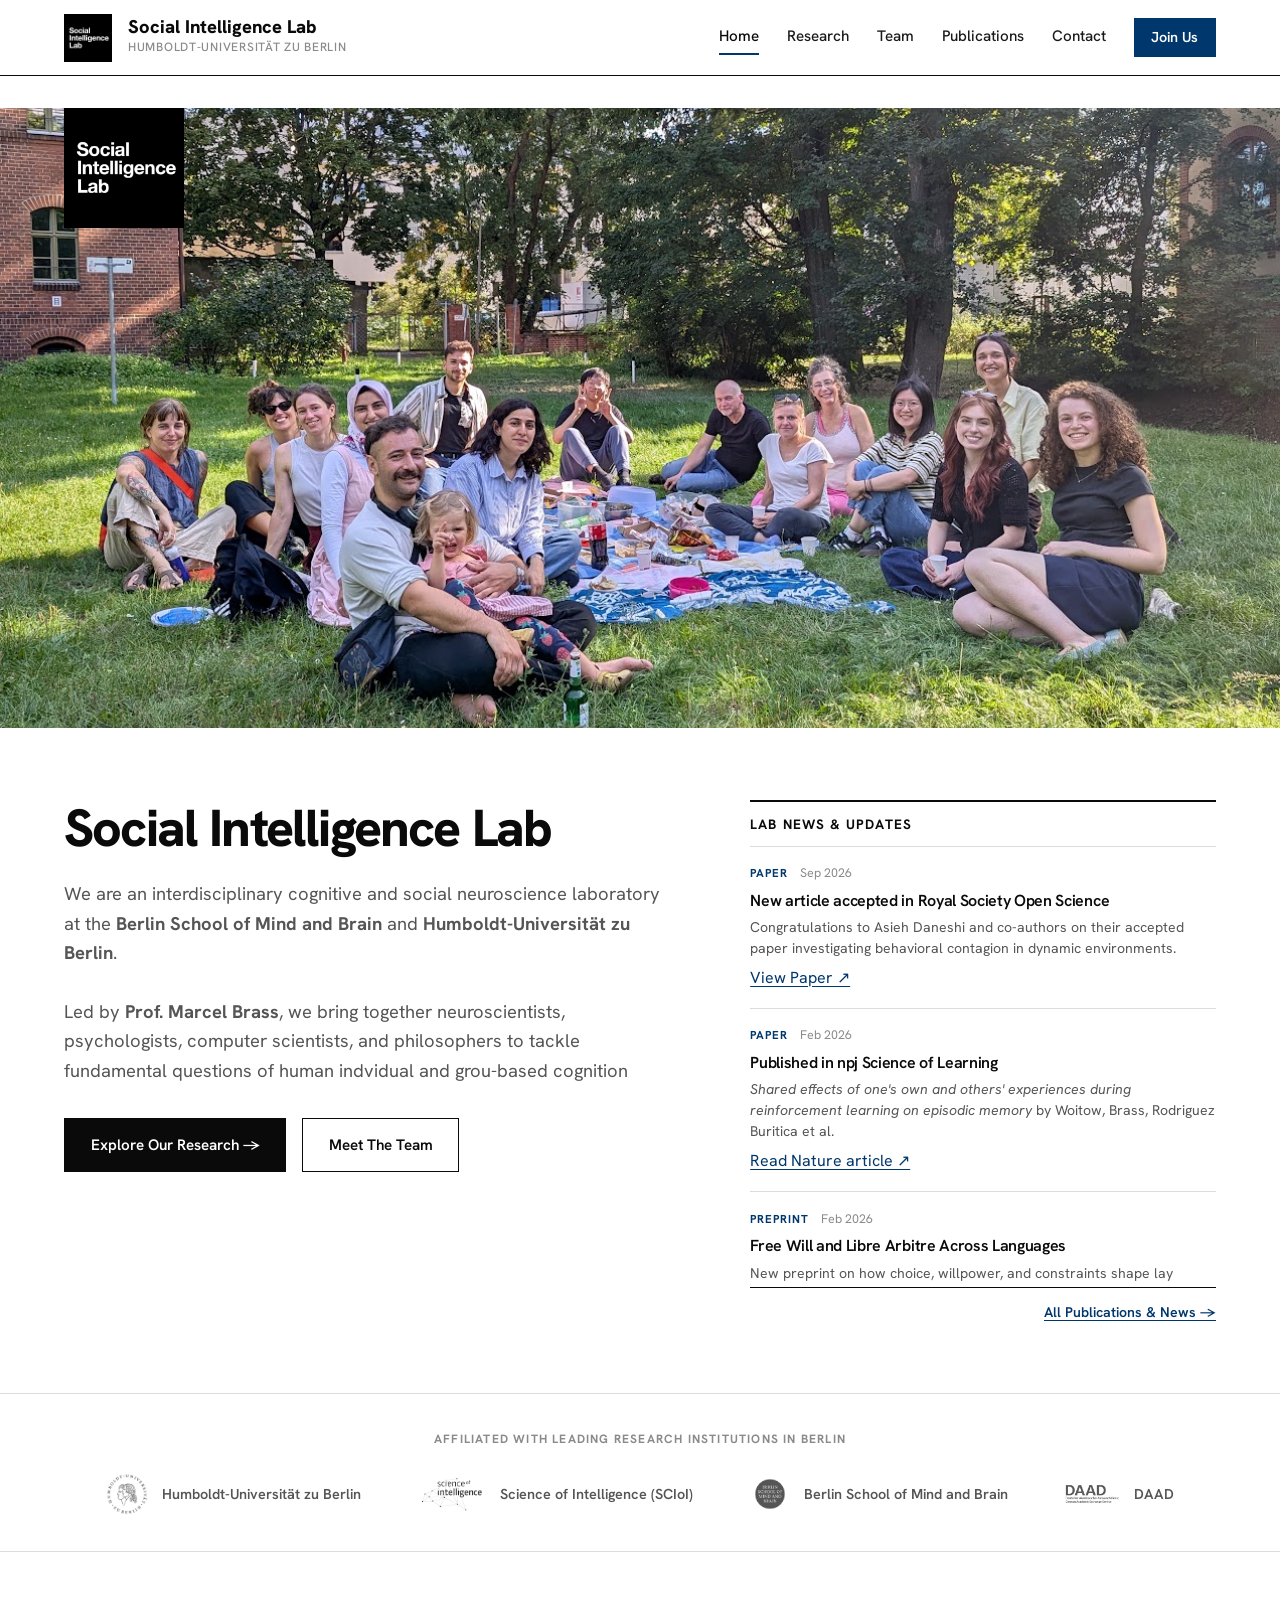
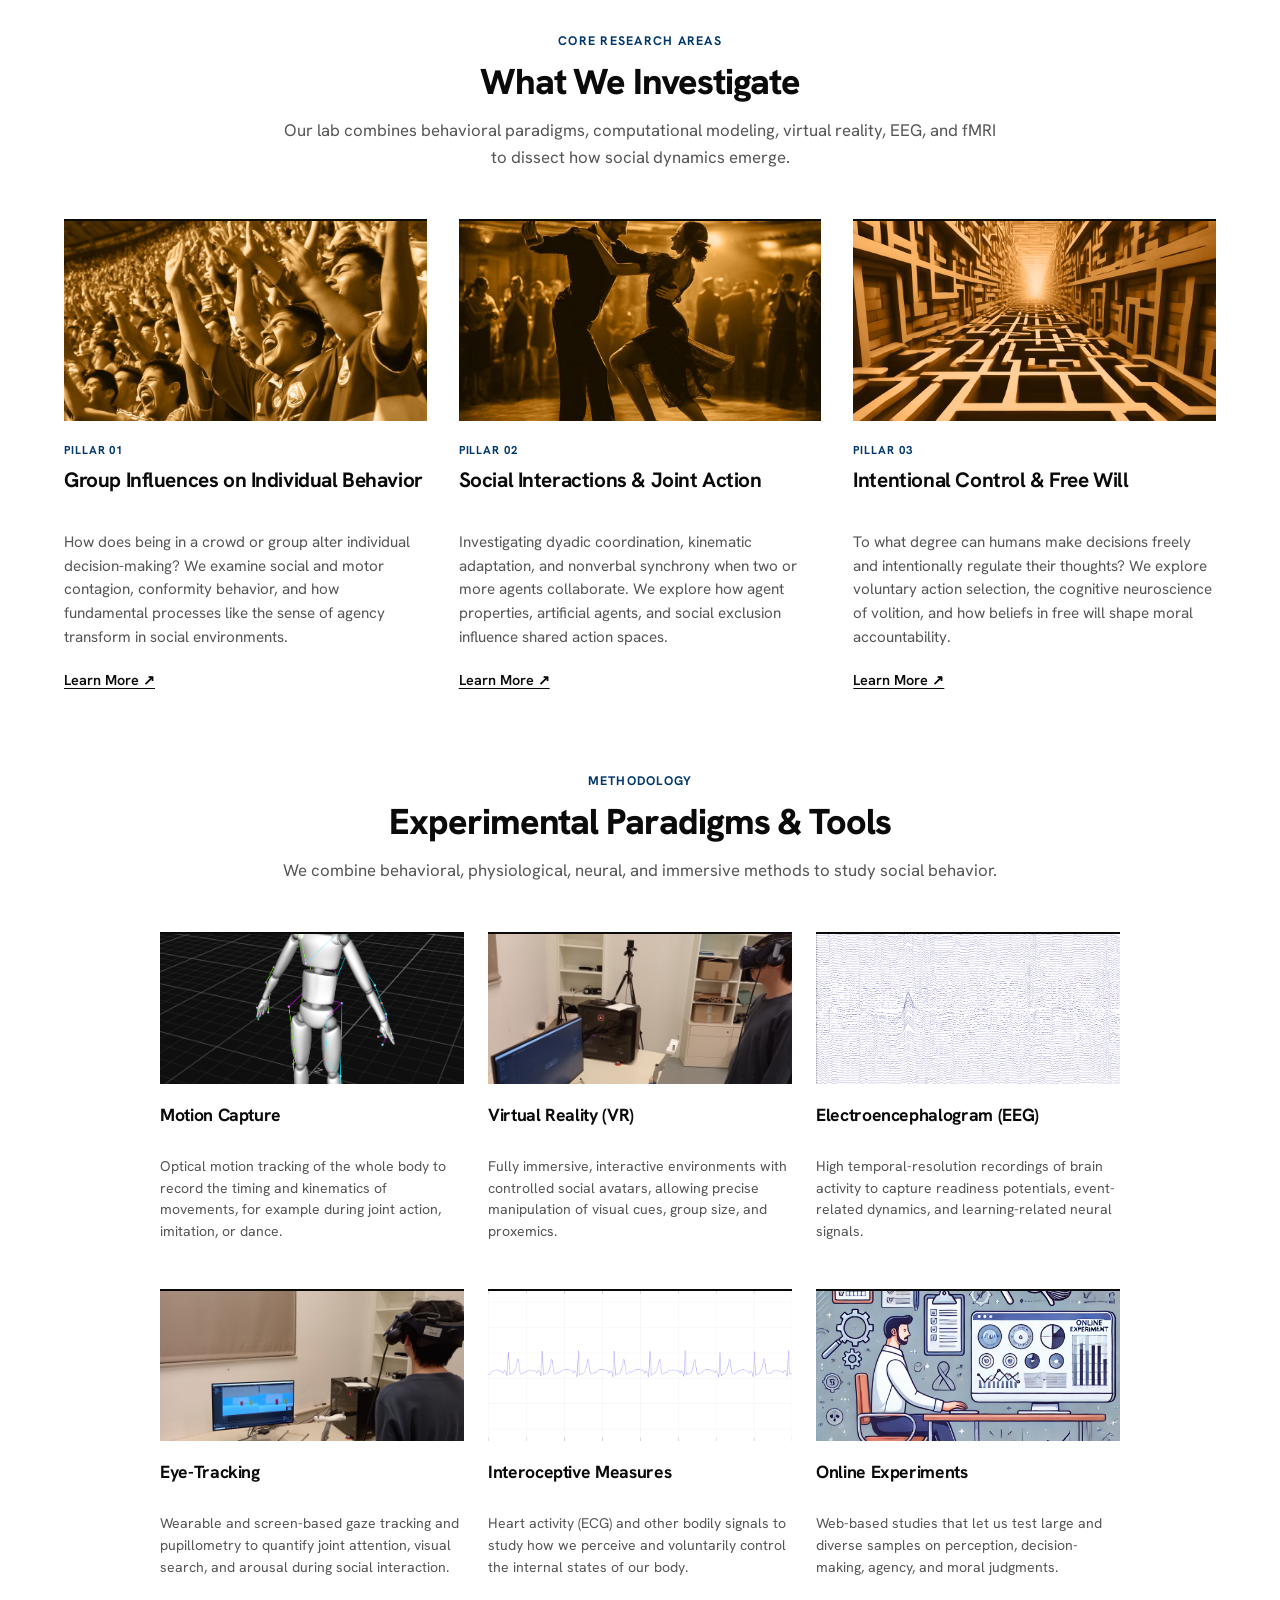
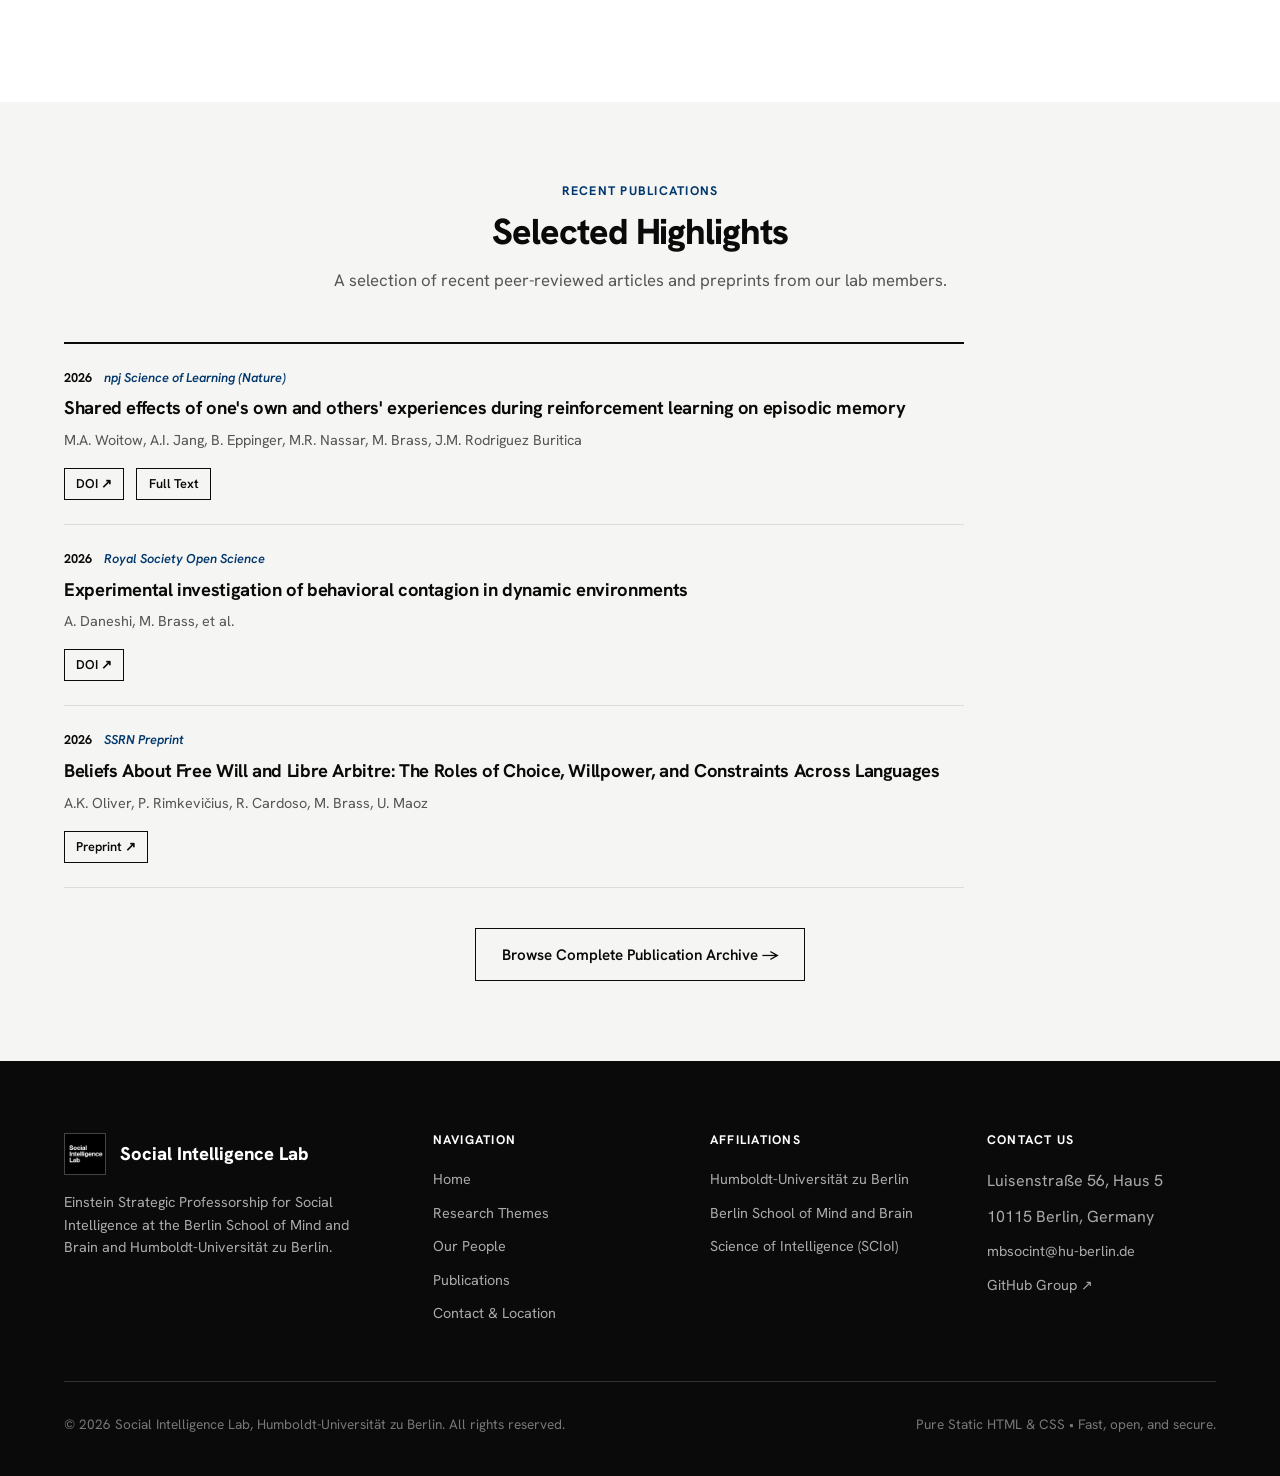
<file: index.html>
<!DOCTYPE html>
<html lang="en">

<head>
  <meta charset="UTF-8" />
  <meta name="viewport" content="width=device-width, initial-scale=1.0" />
  <title>Social Intelligence Lab | Humboldt-Universität zu Berlin</title>
  <meta name="description"
    content="Social Intelligence Lab, Einstein Professorship led by Prof. Marcel Brass at the Berlin School of Mind and Brain and Humboldt-Universität zu Berlin. Investigating the neuro-cognitive mechanisms of social behavior, collective dynamics, and intentional control." />

  <!-- Preconnect to Google Fonts -->
  <link rel="preconnect" href="https://fonts.googleapis.com" />
  <link rel="preconnect" href="https://fonts.gstatic.com" crossorigin />
  <link
    href="https://fonts.googleapis.com/css2?family=Hanken+Grotesk:ital,wght@0,400;0,500;0,600;0,700;0,800;1,400&display=swap"
    rel="stylesheet" />

  <!-- Stylesheet -->
  <link rel="stylesheet" href="assets/css/style.css" />
  <link rel="icon" type="image/png" href="assets/images/logo.png" />
</head>

<body>

  <!-- 2. STICKY HEADER & NAVIGATION -->
  <header class="site-header">
    <div class="container nav-container">
      <a href="index.html" class="brand-link">
        <img src="assets/images/logo.png" alt="Social Intelligence Lab Logo" class="brand-logo" />
        <div class="brand-text">
          <span class="brand-title">Social Intelligence Lab</span>
          <span class="brand-subtitle">Humboldt-Universität zu Berlin</span>
        </div>
      </a>

      <!-- Mobile Hamburger Button -->
      <button class="mobile-toggle" aria-label="Toggle navigation menu" aria-expanded="false">
        Menu
      </button>

      <!-- Navigation Links -->
      <nav class="nav-menu" aria-label="Main Navigation">
        <a href="index.html" class="nav-link active">Home</a>
        <a href="research.html" class="nav-link">Research</a>
        <a href="team.html" class="nav-link">Team</a>
        <a href="publications.html" class="nav-link">Publications</a>
        <a href="contact.html" class="nav-link">Contact</a>
        <a href="contact.html#join" class="nav-cta">Join Us</a>
      </nav>
    </div>
  </header>

  <!-- 3. HERO SECTION (SPLIT 60% / 40%) -->
  <main id="main-content">
    <!-- LAB PHOTO BANNER (to change the photo, edit .photo-hero in style.css) -->
    <section class="photo-hero" aria-label="The Social Intelligence Lab team">
      <div class="container">
        <img src="assets/images/logo.png" alt="Social Intelligence Lab" class="photo-hero-logo" />
      </div>
    </section>

    <section class="hero-section">
      <div class="container hero-grid">

        <!-- Left Column: Vision & Identity -->
        <div class="hero-content">
          <h1 class="hero-title">
            Social Intelligence Lab
          </h1>
          <p class="hero-description">
            We are an interdisciplinary cognitive and social neuroscience laboratory at the
            <strong>Berlin School of Mind and Brain</strong> and <strong>Humboldt-Universität zu Berlin</strong>.
            <br><br>
            Led by <strong>Prof. Marcel Brass</strong>, we bring together neuroscientists,
            psychologists, computer scientists, and philosophers to tackle fundamental questions of human indvidual and
            grou-based cognition
          </p>
          <div class="hero-actions">
            <a href="research.html" class="btn btn-primary">Explore Our Research →</a>
            <a href="team.html" class="btn btn-secondary">Meet The Team</a>
          </div>
        </div>

        <!-- Right Column: Hero Live News Feed -->
        <aside class="hero-news-box" aria-label="Latest Lab Updates">
          <div class="news-box-header">
            <h3>Lab News & Updates</h3>
          </div>

          <div class="news-box-list">
            <!-- News Item 1 -->
            <article class="news-item">
              <div class="news-meta">
                <span class="news-tag tag-paper">Paper</span>
                <time class="news-date" datetime="2026-09">Sep 2026</time>
              </div>
              <h4 class="news-headline">New article accepted in Royal Society Open Science</h4>
              <p class="news-snippet">
                Congratulations to Asieh Daneshi and co-authors on their accepted paper investigating behavioral
                contagion in dynamic environments.
              </p>
              <a href="https://doi.org/10.1098/rsos.250200" target="_blank" rel="noopener noreferrer">View Paper ↗</a>
            </article>

            <!-- News Item 2 -->
            <article class="news-item">
              <div class="news-meta">
                <span class="news-tag tag-paper">Paper</span>
                <time class="news-date" datetime="2026-02">Feb 2026</time>
              </div>
              <h4 class="news-headline">Published in npj Science of Learning</h4>
              <p class="news-snippet">
                <em>Shared effects of one's own and others' experiences during reinforcement learning on episodic
                  memory</em> by Woitow, Brass, Rodriguez Buritica et al.
              </p>
              <a href="https://doi.org/10.1038/s41539-026-00409-7" target="_blank" rel="noopener noreferrer">Read Nature
                article ↗</a>
            </article>

            <!-- News Item 3 -->
            <article class="news-item">
              <div class="news-meta">
                <span class="news-tag tag-event">Preprint</span>
                <time class="news-date" datetime="2026-02">Feb 2026</time>
              </div>
              <h4 class="news-headline">Free Will and Libre Arbitre Across Languages</h4>
              <p class="news-snippet">
                New preprint on how choice, willpower, and constraints shape lay judgments across language communities
                (Oliver, Brass, Maoz et al.).
              </p>
              <a href="https://ssrn.com/abstract=6332405" target="_blank" rel="noopener noreferrer">Read SSRN Preprint
                ↗</a>
            </article>

            <!-- News Item 4 -->
            <article class="news-item">
              <div class="news-meta">
                <span class="news-tag tag-paper">Preprint</span>
                <time class="news-date" datetime="2026-01">Jan 2026</time>
              </div>
              <h4 class="news-headline">Us and Them: Anticipated Imitation Between Groups</h4>
              <p class="news-snippet">
                New study examining anticipated imitation and in-group/out-group coordination by Chai, Brass, Holroyd,
                Braem et al. on bioRxiv.
              </p>
              <a href="https://doi.org/10.64898/2026.01.26.701713" target="_blank" rel="noopener noreferrer">Read
                bioRxiv ↗</a>
            </article>
          </div>

          <div class="news-box-footer">
            <a href="publications.html">All Publications & News →</a>
          </div>
        </aside>

      </div>
    </section>

    <!-- 4. INSTITUTIONAL AFFILIATIONS STRIP -->
    <section class="affiliations-section" aria-label="Affiliated Institutions">
      <div class="container">
        <div class="affiliations-label">Affiliated with Leading Research Institutions in Berlin</div>
        <div class="affiliations-row">
          <div class="affil-item">
            <img src="assets/images/hu_logo.jpeg" alt="Humboldt-Universität zu Berlin" />
            <span>Humboldt-Universität zu Berlin</span>
          </div>
          <div class="affil-item">
            <img src="assets/images/scioi_logo.png" alt="Science of Intelligence Excellence Cluster" />
            <span>Science of Intelligence (SCIoI)</span>
          </div>
          <div class="affil-item">
            <img src="assets/images/mb_logo.png" alt="Berlin School of Mind and Brain" />
            <span>Berlin School of Mind and Brain</span>
          </div>
          <div class="affil-item">
            <img src="assets/images/daad.png" alt="DAAD" />
            <span>DAAD</span>
          </div>
        </div>
      </div>
    </section>

    <!-- 5. CORE RESEARCH PILLARS -->
    <section class="section" id="research">
      <div class="container">
        <header class="section-header">
          <span class="section-tag">Core Research Areas</span>
          <h2 class="section-title">What We Investigate</h2>
          <p class="section-subtitle">
            Our lab combines behavioral paradigms, computational modeling, virtual reality, EEG, and fMRI to dissect how
            social dynamics emerge.
          </p>
        </header>

        <div class="research-grid">
          <!-- Pillar 1 -->
          <article class="research-card">
            <img src="assets/images/projects/crowd.jpg" alt="Crowd behavior illustration" class="research-card-img" />
            <div class="research-card-body">
              <span class="research-card-tag">Pillar 01</span>
              <h3 class="research-card-title">Group Influences on Individual Behavior</h3>
              <p class="research-card-text">
                How does being in a crowd or group alter individual decision-making? We examine social and motor
                contagion, conformity behavior, and how fundamental processes like the sense of agency transform in
                social environments.
              </p>
              <a href="research.html#group-influence" class="research-card-link">Learn More ↗</a>
            </div>
          </article>

          <!-- Pillar 2 -->
          <article class="research-card">
            <img src="assets/images/projects/joint action_color.jpg" alt="Joint action illustration"
              class="research-card-img" />
            <div class="research-card-body">
              <span class="research-card-tag">Pillar 02</span>
              <h3 class="research-card-title">Social Interactions & Joint Action</h3>
              <p class="research-card-text">
                Investigating dyadic coordination, kinematic adaptation, and nonverbal synchrony when two or more agents
                collaborate. We explore how agent properties, artificial agents, and social exclusion influence shared
                action spaces.
              </p>
              <a href="research.html#social-interaction" class="research-card-link">Learn More ↗</a>
            </div>
          </article>

          <!-- Pillar 3 -->
          <article class="research-card">
            <img src="assets/images/projects/free will.png" alt="Intentional control diagram"
              class="research-card-img" />
            <div class="research-card-body">
              <span class="research-card-tag">Pillar 03</span>
              <h3 class="research-card-title">Intentional Control & Free Will</h3>
              <p class="research-card-text">
                To what degree can humans make decisions freely and intentionally regulate their thoughts? We explore
                voluntary action selection, the cognitive neuroscience of volition, and how beliefs in free will shape
                moral accountability.
              </p>
              <a href="research.html#intentionality" class="research-card-link">Learn More ↗</a>
            </div>
          </article>
        </div>

        <!-- METHODS & PARADIGMS (same section as the pillars above) -->
        <header class="section-header" id="methods" style="margin-top: 5rem;">
          <span class="section-tag">Methodology</span>
          <h2 class="section-title">Experimental Paradigms & Tools</h2>
          <p class="section-subtitle">
            We combine behavioral, physiological, neural, and immersive methods to study social behavior.
          </p>
        </header>

        <!-- To add a method: copy one <article> block below. Images live in assets/images/methods/ -->
        <div class="research-grid methods-grid">
          <!-- Method: Motion Capture -->
          <article class="research-card">
            <img src="assets/images/methods/Motion_capture.png" alt="Motion Capture" class="research-card-img" />
            <div class="research-card-body">
              <h3 class="research-card-title">Motion Capture</h3>
              <p class="research-card-text">
                Optical motion tracking of the whole body to record the timing and kinematics of movements, for example during joint action, imitation, or dance.
              </p>
            </div>
          </article>

          <!-- Method: Virtual Reality (VR) -->
          <article class="research-card">
            <img src="assets/images/methods/VR_Hei.jpg" alt="Virtual Reality (VR)" class="research-card-img" />
            <div class="research-card-body">
              <h3 class="research-card-title">Virtual Reality (VR)</h3>
              <p class="research-card-text">
                Fully immersive, interactive environments with controlled social avatars, allowing precise manipulation of visual cues, group size, and proxemics.
              </p>
            </div>
          </article>

          <!-- Method: Electroencephalogram (EEG) -->
          <article class="research-card">
            <img src="assets/images/methods/EEG.png" alt="Electroencephalogram (EEG)" class="research-card-img" />
            <div class="research-card-body">
              <h3 class="research-card-title">Electroencephalogram (EEG)</h3>
              <p class="research-card-text">
                High temporal-resolution recordings of brain activity to capture readiness potentials, event-related dynamics, and learning-related neural signals.
              </p>
            </div>
          </article>

          <!-- Method: Eye-Tracking -->
          <article class="research-card">
            <img src="assets/images/methods/Eye_tracking.jpg" alt="Eye-Tracking" class="research-card-img" />
            <div class="research-card-body">
              <h3 class="research-card-title">Eye-Tracking</h3>
              <p class="research-card-text">
                Wearable and screen-based gaze tracking and pupillometry to quantify joint attention, visual search, and arousal during social interaction.
              </p>
            </div>
          </article>

          <!-- Method: Interoceptive Measures -->
          <article class="research-card">
            <img src="assets/images/methods/ECG.png" alt="Interoceptive Measures" class="research-card-img" />
            <div class="research-card-body">
              <h3 class="research-card-title">Interoceptive Measures</h3>
              <p class="research-card-text">
                Heart activity (ECG) and other bodily signals to study how we perceive and voluntarily control the internal states of our body.
              </p>
            </div>
          </article>

          <!-- Method: Online Experiments -->
          <article class="research-card">
            <img src="assets/images/methods/Online_Experiment.webp" alt="Online Experiments" class="research-card-img" />
            <div class="research-card-body">
              <h3 class="research-card-title">Online Experiments</h3>
              <p class="research-card-text">
                Web-based studies that let us test large and diverse samples on perception, decision-making, agency, and moral judgments.
              </p>
            </div>
          </article>
        </div>
      </div>
    </section>

    <!-- 7. RECENT PUBLICATIONS HIGHLIGHT -->
    <section class="section section-alt" id="publications">
      <div class="container">
        <header class="section-header">
          <span class="section-tag">Recent Publications</span>
          <h2 class="section-title">Selected Highlights</h2>
          <p class="section-subtitle">
            A selection of recent peer-reviewed articles and preprints from our lab members.
          </p>
        </header>

        <div class="publications-list">
          <!-- Pub 1 -->
          <article class="pub-card">
            <div class="pub-meta">
              <span class="pub-year">2026</span>
              <span class="pub-journal">npj Science of Learning (Nature)</span>
            </div>
            <h3 class="pub-title">Shared effects of one's own and others' experiences during reinforcement learning on
              episodic memory</h3>
            <p class="pub-authors">M.A. Woitow, A.I. Jang, B. Eppinger, M.R. Nassar, M. Brass, J.M. Rodriguez Buritica
            </p>
            <div class="pub-links">
              <a href="https://doi.org/10.1038/s41539-026-00409-7" target="_blank" rel="noopener noreferrer"
                class="pub-btn">DOI ↗</a>
              <a href="https://www.nature.com/articles/s41539-026-00409-7" target="_blank" rel="noopener noreferrer"
                class="pub-btn">Full Text</a>
            </div>
          </article>

          <!-- Pub 2 -->
          <article class="pub-card">
            <div class="pub-meta">
              <span class="pub-year">2026</span>
              <span class="pub-journal">Royal Society Open Science</span>
            </div>
            <h3 class="pub-title">Experimental investigation of behavioral contagion in dynamic environments</h3>
            <p class="pub-authors">A. Daneshi, M. Brass, et al.</p>
            <div class="pub-links">
              <a href="https://doi.org/10.1098/rsos.250200" target="_blank" rel="noopener noreferrer"
                class="pub-btn">DOI ↗</a>
            </div>
          </article>

          <!-- Pub 3 -->
          <article class="pub-card">
            <div class="pub-meta">
              <span class="pub-year">2026</span>
              <span class="pub-journal">SSRN Preprint</span>
            </div>
            <h3 class="pub-title">Beliefs About Free Will and Libre Arbitre: The Roles of Choice, Willpower, and
              Constraints Across Languages</h3>
            <p class="pub-authors">A.K. Oliver, P. Rimkevičius, R. Cardoso, M. Brass, U. Maoz</p>
            <div class="pub-links">
              <a href="https://ssrn.com/abstract=6332405" target="_blank" rel="noopener noreferrer"
                class="pub-btn">Preprint ↗</a>
            </div>
          </article>
        </div>

        <div style="text-align: center; margin-top: 2.5rem;">
          <a href="publications.html" class="btn btn-secondary">Browse Complete Publication Archive →</a>
        </div>
      </div>
    </section>
  </main>

  <!-- 8. FOOTER -->
  <footer class="site-footer">
    <div class="container">
      <div class="footer-grid">
        <div class="footer-brand">
          <div class="footer-logo-row">
            <img src="assets/images/logo.png" alt="Social Intelligence Lab Logo" class="footer-logo" />
            <span class="footer-brand-title">Social Intelligence Lab</span>
          </div>
          <p class="footer-brand-desc">
            Einstein Strategic Professorship for Social Intelligence at the Berlin School of Mind and Brain and
            Humboldt-Universität zu Berlin.
          </p>
        </div>

        <div class="footer-col">
          <h4>Navigation</h4>
          <div class="footer-links">
            <a href="index.html">Home</a>
            <a href="research.html">Research Themes</a>
            <a href="team.html">Our People</a>
            <a href="publications.html">Publications</a>
            <a href="contact.html">Contact & Location</a>
          </div>
        </div>

        <div class="footer-col">
          <h4>Affiliations</h4>
          <div class="footer-links">
            <a href="https://www.hu-berlin.de/" target="_blank" rel="noopener noreferrer">Humboldt-Universität zu
              Berlin</a>
            <a href="https://www.mind-and-brain.de/" target="_blank" rel="noopener noreferrer">Berlin School of Mind and
              Brain</a>
            <a href="https://www.scienceofintelligence.de/" target="_blank" rel="noopener noreferrer">Science of
              Intelligence (SCIoI)</a>
          </div>
        </div>

        <div class="footer-col">
          <h4>Contact Us</h4>
          <div class="footer-links">
            <span>Luisenstraße 56, Haus 5</span>
            <span>10115 Berlin, Germany</span>
            <a href="mailto:mbsocint@hu-berlin.de">mbsocint@hu-berlin.de</a>
            <a href="https://github.com/Social-intelligence-group" target="_blank" rel="noopener noreferrer">GitHub
              Group ↗</a>
          </div>
        </div>
      </div>

      <div class="footer-bottom">
        <div>© 2026 Social Intelligence Lab, Humboldt-Universität zu Berlin. All rights reserved.</div>
        <div>Pure Static HTML & CSS • Fast, open, and secure.</div>
      </div>
    </div>
  </footer>

  <!-- Scripts -->
  <script src="assets/js/main.js"></script>
</body>

</html>
</file>
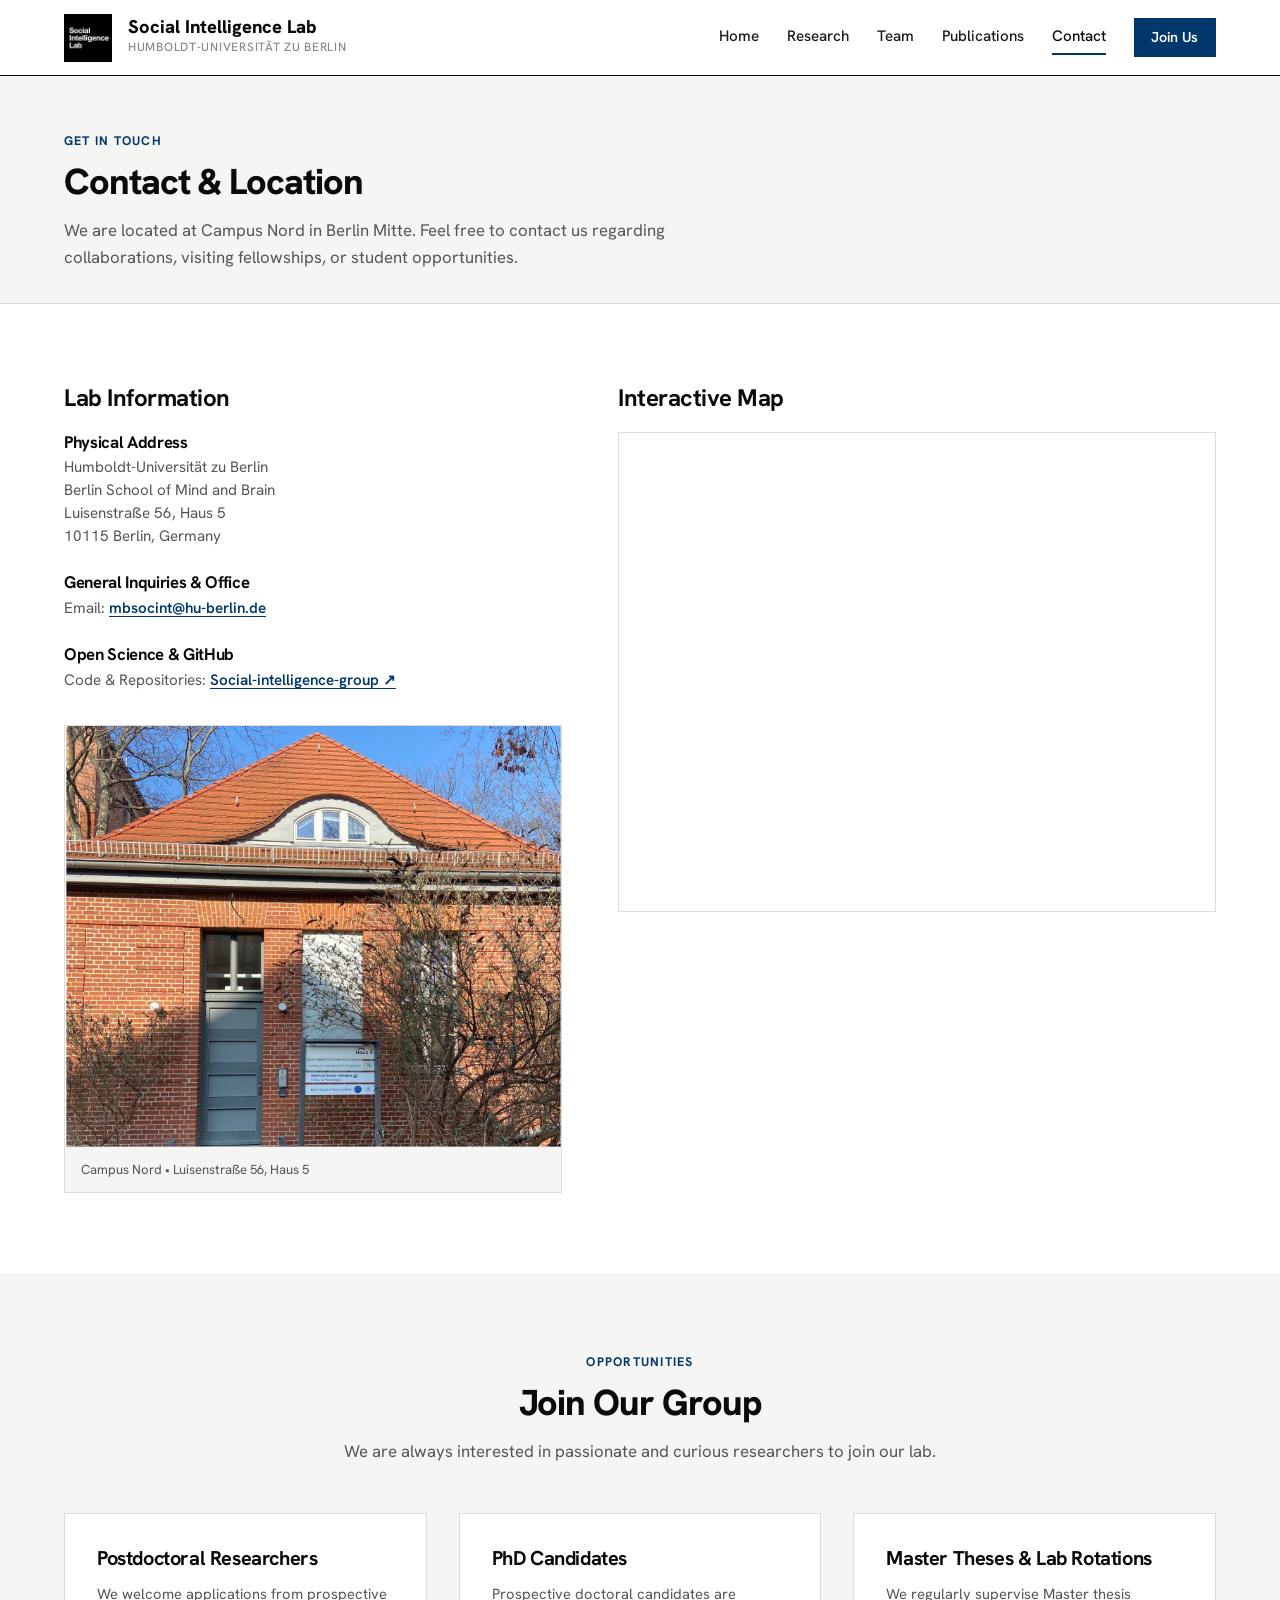
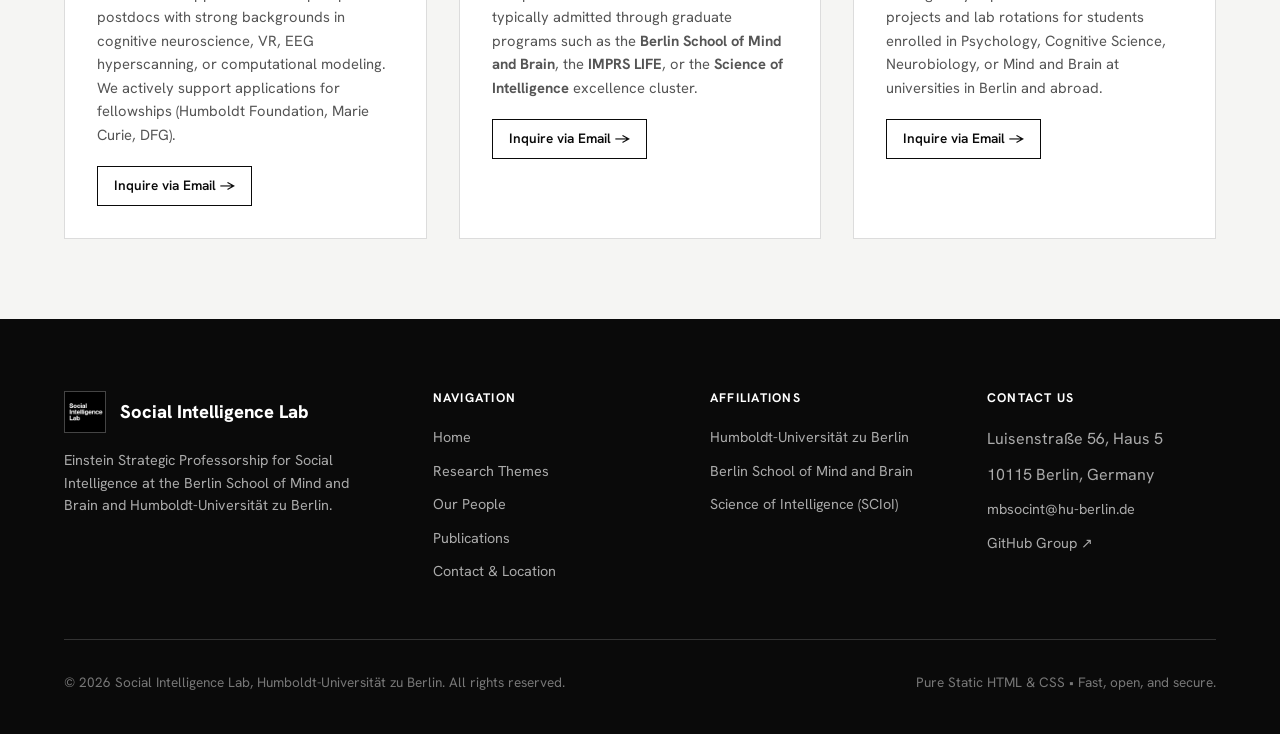
<file: contact.html>
<!DOCTYPE html>
<html lang="en">

<head>
  <meta charset="UTF-8" />
  <meta name="viewport" content="width=device-width, initial-scale=1.0" />
  <title>Contact & Join | Social Intelligence Lab</title>
  <meta name="description"
    content="Contact information, location, and open positions at the Social Intelligence Lab, Humboldt-Universität zu Berlin." />

  <link rel="preconnect" href="https://fonts.googleapis.com" />
  <link rel="preconnect" href="https://fonts.gstatic.com" crossorigin />
  <link
    href="https://fonts.googleapis.com/css2?family=Hanken+Grotesk:ital,wght@0,400;0,500;0,600;0,700;0,800;1,400&display=swap"
    rel="stylesheet" />

  <link rel="stylesheet" href="assets/css/style.css" />
  <link rel="icon" type="image/png" href="assets/images/logo.png" />
</head>

<body>

  <!-- STICKY HEADER -->
  <header class="site-header">
    <div class="container nav-container">
      <a href="index.html" class="brand-link">
        <img src="assets/images/logo.png" alt="Social Intelligence Lab Logo" class="brand-logo" />
        <div class="brand-text">
          <span class="brand-title">Social Intelligence Lab</span>
          <span class="brand-subtitle">Humboldt-Universität zu Berlin</span>
        </div>
      </a>

      <button class="mobile-toggle" aria-label="Toggle navigation menu" aria-expanded="false">Menu</button>

      <nav class="nav-menu" aria-label="Main Navigation">
        <a href="index.html" class="nav-link">Home</a>
        <a href="research.html" class="nav-link">Research</a>
        <a href="team.html" class="nav-link">Team</a>
        <a href="publications.html" class="nav-link">Publications</a>
        <a href="contact.html" class="nav-link active">Contact</a>
        <a href="contact.html#join" class="nav-cta">Join Us</a>
      </nav>
    </div>
  </header>

  <main id="main-content">
    <!-- HERO HEADER -->
    <section class="section"
      style="padding: 3.5rem 0 2rem; background: var(--background-alt); border-bottom: 1px solid var(--line);">
      <div class="container text-center">
        <span class="section-tag">Get in Touch</span>
        <h1 class="section-title">Contact & Location</h1>
        <p class="section-subtitle" style="max-width: 650px;">
          We are located at Campus Nord in Berlin Mitte. Feel free to contact us regarding collaborations, visiting
          fellowships, or student opportunities.
        </p>
      </div>
    </section>

    <!-- CONTACT DETAILS & LOCATION GRID -->
    <section class="section">
      <div class="container">
        <div style="display: grid; grid-template-columns: 1fr 1.2fr; gap: 3.5rem; align-items: start;">

          <!-- Contact Info -->
          <div>
            <h2 style="font-size: 1.5rem; margin-bottom: 1.25rem;">Lab Information</h2>

            <div style="display: flex; flex-direction: column; gap: 1.5rem; margin-bottom: 2rem;">
              <div style="display: flex; gap: 1rem; align-items: start;">
                <div>
                  <h3 style="font-size: 1.05rem; margin-bottom: 0.25rem;">Physical Address</h3>
                  <p style="font-size: 0.95rem; line-height: 1.5;">
                    Humboldt-Universität zu Berlin<br />
                    Berlin School of Mind and Brain<br />
                    Luisenstraße 56, Haus 5<br />
                    10115 Berlin, Germany
                  </p>
                </div>
              </div>

              <div style="display: flex; gap: 1rem; align-items: start;">
                <div>
                  <h3 style="font-size: 1.05rem; margin-bottom: 0.25rem;">General Inquiries & Office</h3>
                  <p style="font-size: 0.95rem;">
                    Email: <a href="mailto:mbsocint@hu-berlin.de" style="font-weight: 600;">mbsocint@hu-berlin.de</a>
                  </p>
                </div>
              </div>

              <div style="display: flex; gap: 1rem; align-items: start;">
                <div>
                  <h3 style="font-size: 1.05rem; margin-bottom: 0.25rem;">Open Science & GitHub</h3>
                  <p style="font-size: 0.95rem;">
                    Code & Repositories: <a href="https://github.com/Social-intelligence-group" target="_blank"
                      rel="noopener noreferrer" style="font-weight: 600;">Social-intelligence-group ↗</a>
                  </p>
                </div>
              </div>
            </div>

            <!-- Building Photo -->
            <div style="overflow: hidden; border: 1px solid var(--line);">
              <img src="assets/images/House_5.jpg" alt="Campus Nord Haus 5" style="width: 100%; height: auto;" />
              <div
                style="padding: 0.75rem 1rem; background: var(--background-alt); font-size: 0.82rem; color: var(--text-muted);">
                Campus Nord • Luisenstraße 56, Haus 5
              </div>
            </div>
          </div>

          <!-- Interactive Map -->
          <div>
            <h2 style="font-size: 1.5rem; margin-bottom: 1.25rem;">Interactive Map</h2>
            <div style="overflow: hidden; border: 1px solid var(--line); height: 480px;">
              <iframe
                src="https://www.google.com/maps/embed?pb=!1m18!1m12!1m3!1d2427.4542098923953!2d13.377619015756043!3d52.52521574359509!2m3!1f0!2f0!3f0!3m2!1i1024!2i768!4f13.1!3m3!1m2!1s0x47a851eabdc90751%3A0xd8f5ec90b18fcb8e!2sLuisenstra%C3%9Fe%2056%2FHaus%205%2C%2010115%20Berlin!5e0!3m2!1sen!2sde!4v1643470584126!5m2!1sen!2sde"
                width="100%" height="100%" style="border:0;" allowfullscreen="" loading="lazy">
              </iframe>
            </div>
          </div>

        </div>
      </div>
    </section>

    <!-- JOIN US SECTION -->
    <section class="section section-alt" id="join">
      <div class="container">
        <header class="section-header">
          <span class="section-tag">Opportunities</span>
          <h2 class="section-title">Join Our Group</h2>
          <p class="section-subtitle">
            We are always interested in passionate and curious researchers to join our lab.
          </p>
        </header>

        <div style="display: grid; grid-template-columns: repeat(auto-fit, minmax(300px, 1fr)); gap: 2rem;">
          <!-- Card 1 -->
          <div style="background: #fff; padding: 2rem; border: 1px solid var(--line);">
            <h3 style="font-size: 1.25rem; margin-bottom: 0.75rem;">Postdoctoral Researchers</h3>
            <p style="font-size: 0.92rem; line-height: 1.6; color: var(--text-muted); margin-bottom: 1.25rem;">
              We welcome applications from prospective postdocs with strong backgrounds in cognitive neuroscience, VR,
              EEG hyperscanning, or computational modeling. We actively support applications for fellowships (Humboldt
              Foundation, Marie Curie, DFG).
            </p>
            <a href="mailto:mbsocint@hu-berlin.de?subject=Postdoctoral%20Inquiry" class="btn btn-secondary"
              style="font-size: 0.85rem; padding: 0.5rem 1rem;">Inquire via Email →</a>
          </div>

          <!-- Card 2 -->
          <div style="background: #fff; padding: 2rem; border: 1px solid var(--line);">
            <h3 style="font-size: 1.25rem; margin-bottom: 0.75rem;">PhD Candidates</h3>
            <p style="font-size: 0.92rem; line-height: 1.6; color: var(--text-muted); margin-bottom: 1.25rem;">
              Prospective doctoral candidates are typically admitted through graduate programs such as the
              <strong>Berlin School of Mind and Brain</strong>, the <strong>IMPRS LIFE</strong>, or the <strong>Science
                of Intelligence</strong> excellence cluster.
            </p>
            <a href="mailto:mbsocint@hu-berlin.de?subject=PhD%20Inquiry" class="btn btn-secondary"
              style="font-size: 0.85rem; padding: 0.5rem 1rem;">Inquire via Email →</a>
          </div>

          <!-- Card 3 -->
          <div style="background: #fff; padding: 2rem; border: 1px solid var(--line);">
            <h3 style="font-size: 1.25rem; margin-bottom: 0.75rem;">Master Theses & Lab Rotations</h3>
            <p style="font-size: 0.92rem; line-height: 1.6; color: var(--text-muted); margin-bottom: 1.25rem;">
              We regularly supervise Master thesis projects and lab rotations for students enrolled in Psychology,
              Cognitive Science, Neurobiology, or Mind and Brain at universities in Berlin and abroad.
            </p>
            <a href="mailto:mbsocint@hu-berlin.de?subject=Master%20Thesis%20Inquiry" class="btn btn-secondary"
              style="font-size: 0.85rem; padding: 0.5rem 1rem;">Inquire via Email →</a>
          </div>
        </div>
      </div>
    </section>
  </main>

  <!-- FOOTER -->
  <footer class="site-footer">
    <div class="container">
      <div class="footer-grid">
        <div class="footer-brand">
          <div class="footer-logo-row">
            <img src="assets/images/logo.png" alt="Social Intelligence Lab Logo" class="footer-logo" />
            <span class="footer-brand-title">Social Intelligence Lab</span>
          </div>
          <p class="footer-brand-desc">
            Einstein Strategic Professorship for Social Intelligence at the Berlin School of Mind and Brain and
            Humboldt-Universität zu Berlin.
          </p>
        </div>

        <div class="footer-col">
          <h4>Navigation</h4>
          <div class="footer-links">
            <a href="index.html">Home</a>
            <a href="research.html">Research Themes</a>
            <a href="team.html">Our People</a>
            <a href="publications.html">Publications</a>
            <a href="contact.html">Contact & Location</a>
          </div>
        </div>

        <div class="footer-col">
          <h4>Affiliations</h4>
          <div class="footer-links">
            <a href="https://www.hu-berlin.de/" target="_blank" rel="noopener noreferrer">Humboldt-Universität zu
              Berlin</a>
            <a href="https://www.mind-and-brain.de/" target="_blank" rel="noopener noreferrer">Berlin School of Mind and
              Brain</a>
            <a href="https://www.scienceofintelligence.de/" target="_blank" rel="noopener noreferrer">Science of
              Intelligence (SCIoI)</a>
          </div>
        </div>

        <div class="footer-col">
          <h4>Contact Us</h4>
          <div class="footer-links">
            <span>Luisenstraße 56, Haus 5</span>
            <span>10115 Berlin, Germany</span>
            <a href="mailto:mbsocint@hu-berlin.de">mbsocint@hu-berlin.de</a>
            <a href="https://github.com/Social-intelligence-group" target="_blank" rel="noopener noreferrer">GitHub
              Group ↗</a>
          </div>
        </div>
      </div>

      <div class="footer-bottom">
        <div>© 2026 Social Intelligence Lab, Humboldt-Universität zu Berlin. All rights reserved.</div>
        <div>Pure Static HTML & CSS • Fast, open, and secure.</div>
      </div>
    </div>
  </footer>

  <script src="assets/js/main.js"></script>
</body>

</html>
</file>
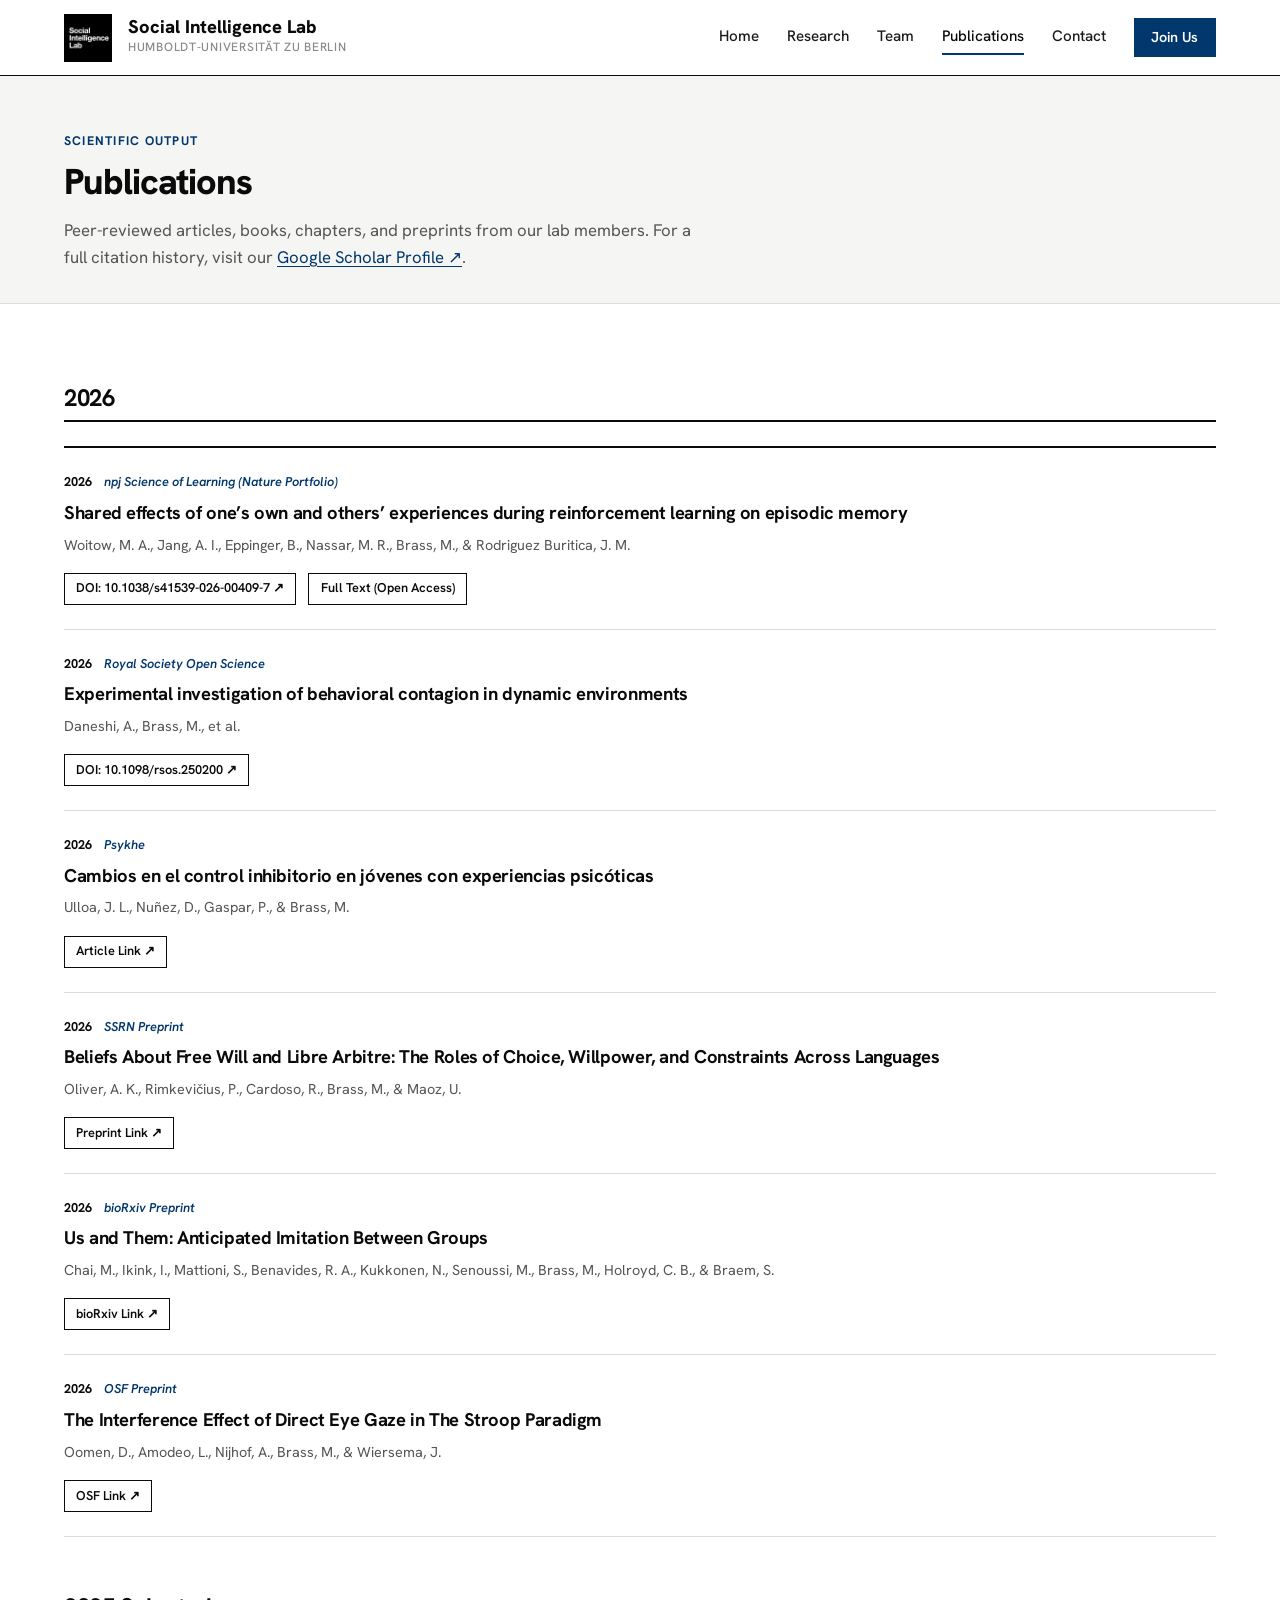
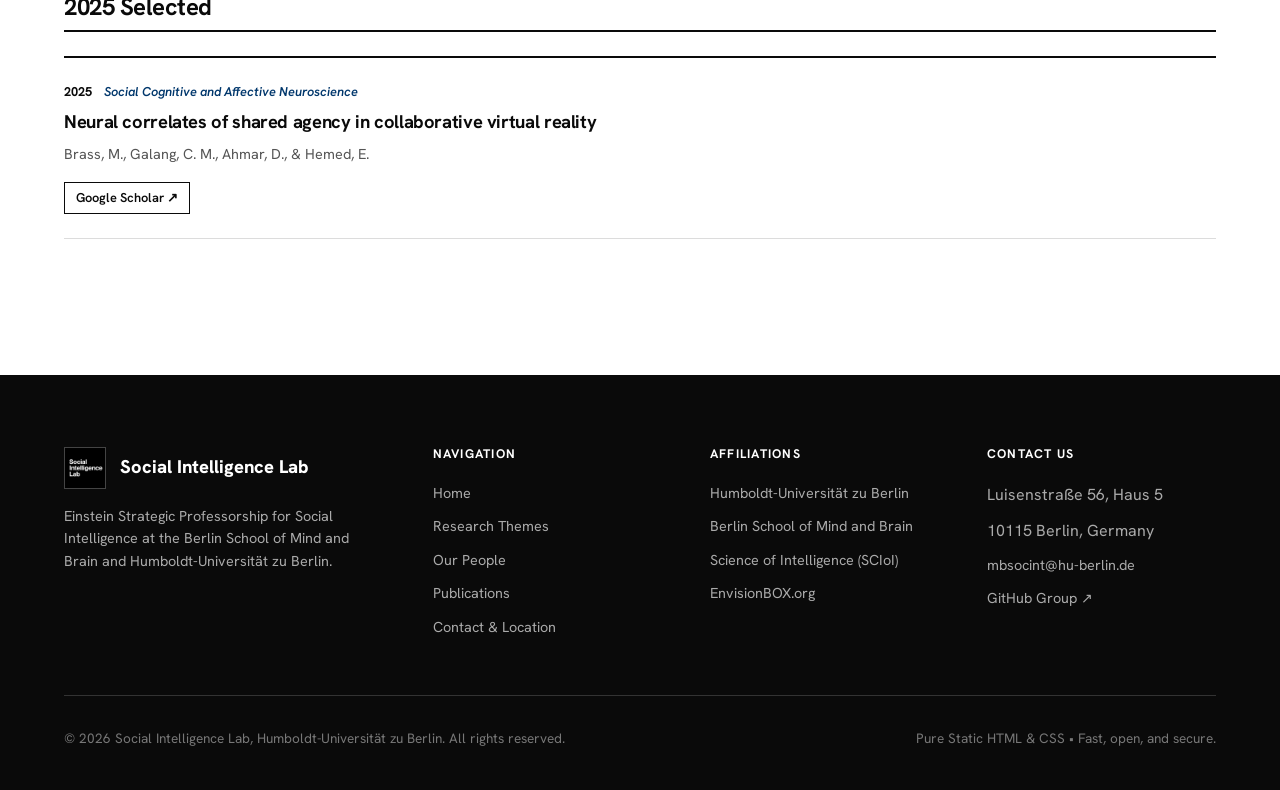
<file: publications.html>
<!DOCTYPE html>
<html lang="en">

<head>
  <meta charset="UTF-8" />
  <meta name="viewport" content="width=device-width, initial-scale=1.0" />
  <title>Publications | Social Intelligence Lab</title>
  <meta name="description"
    content="Peer-reviewed publications, articles, and preprints from the Social Intelligence Lab at Humboldt-Universität zu Berlin." />

  <link rel="preconnect" href="https://fonts.googleapis.com" />
  <link rel="preconnect" href="https://fonts.gstatic.com" crossorigin />
  <link
    href="https://fonts.googleapis.com/css2?family=Hanken+Grotesk:ital,wght@0,400;0,500;0,600;0,700;0,800;1,400&display=swap"
    rel="stylesheet" />

  <link rel="stylesheet" href="assets/css/style.css" />
  <link rel="icon" type="image/png" href="assets/images/logo.png" />
</head>

<body>

  <!-- STICKY HEADER -->
  <header class="site-header">
    <div class="container nav-container">
      <a href="index.html" class="brand-link">
        <img src="assets/images/logo.png" alt="Social Intelligence Lab Logo" class="brand-logo" />
        <div class="brand-text">
          <span class="brand-title">Social Intelligence Lab</span>
          <span class="brand-subtitle">Humboldt-Universität zu Berlin</span>
        </div>
      </a>

      <button class="mobile-toggle" aria-label="Toggle navigation menu" aria-expanded="false">Menu</button>

      <nav class="nav-menu" aria-label="Main Navigation">
        <a href="index.html" class="nav-link">Home</a>
        <a href="research.html" class="nav-link">Research</a>
        <a href="team.html" class="nav-link">Team</a>
        <a href="publications.html" class="nav-link active">Publications</a>
        <a href="contact.html" class="nav-link">Contact</a>
        <a href="contact.html#join" class="nav-cta">Join Us</a>
      </nav>
    </div>
  </header>

  <main id="main-content">
    <!-- HERO HEADER -->
    <section class="section"
      style="padding: 3.5rem 0 2rem; background: var(--background-alt); border-bottom: 1px solid var(--line);">
      <div class="container text-center">
        <span class="section-tag">Scientific Output</span>
        <h1 class="section-title">Publications</h1>
        <p class="section-subtitle" style="max-width: 650px;">
          Peer-reviewed articles, books, chapters, and preprints from our lab members. For a full citation history,
          visit our
          <a href="https://scholar.google.com/citations?user=GCMhq8MAAAAJ" target="_blank"
            rel="noopener noreferrer">Google Scholar Profile ↗</a>.
        </p>
      </div>
    </section>

    <!-- PUBLICATIONS LIST -->
    <section class="section">
      <div class="container">

        <!-- 2026 -->
        <div style="margin-bottom: 3.5rem;">
          <h2
            style="font-size: 1.5rem; margin-bottom: 1.5rem; border-bottom: 2px solid var(--black); padding-bottom: 0.5rem;">
            2026
          </h2>

          <div class="publications-list" style="margin: 0; max-width: 100%;">
            <!-- Item 1 -->
            <article class="pub-card">
              <div class="pub-meta">
                <span class="pub-year">2026</span>
                <span class="pub-journal">npj Science of Learning (Nature Portfolio)</span>
              </div>
              <h3 class="pub-title">Shared effects of one’s own and others’ experiences during reinforcement learning on
                episodic memory</h3>
              <p class="pub-authors">Woitow, M. A., Jang, A. I., Eppinger, B., Nassar, M. R., Brass, M., &amp; Rodriguez
                Buritica, J. M.</p>
              <div class="pub-links">
                <a href="https://doi.org/10.1038/s41539-026-00409-7" target="_blank" rel="noopener noreferrer"
                  class="pub-btn">DOI: 10.1038/s41539-026-00409-7 ↗</a>
                <a href="https://www.nature.com/articles/s41539-026-00409-7" target="_blank" rel="noopener noreferrer"
                  class="pub-btn">Full Text (Open Access)</a>
              </div>
            </article>

            <!-- Item 2 -->
            <article class="pub-card">
              <div class="pub-meta">
                <span class="pub-year">2026</span>
                <span class="pub-journal">Royal Society Open Science</span>
              </div>
              <h3 class="pub-title">Experimental investigation of behavioral contagion in dynamic environments</h3>
              <p class="pub-authors">Daneshi, A., Brass, M., et al.</p>
              <div class="pub-links">
                <a href="https://doi.org/10.1098/rsos.250200" target="_blank" rel="noopener noreferrer"
                  class="pub-btn">DOI: 10.1098/rsos.250200 ↗</a>
              </div>
            </article>

            <!-- Item 3 -->
            <article class="pub-card">
              <div class="pub-meta">
                <span class="pub-year">2026</span>
                <span class="pub-journal">Psykhe</span>
              </div>
              <h3 class="pub-title">Cambios en el control inhibitorio en jóvenes con experiencias psicóticas</h3>
              <p class="pub-authors">Ulloa, J. L., Nuñez, D., Gaspar, P., &amp; Brass, M.</p>
              <div class="pub-links">
                <a href="https://esla.letras.uc.cl/index.php/psykhe/article/view/102538" target="_blank"
                  rel="noopener noreferrer" class="pub-btn">Article Link ↗</a>
              </div>
            </article>

            <!-- Item 4 -->
            <article class="pub-card">
              <div class="pub-meta">
                <span class="pub-year">2026</span>
                <span class="pub-journal">SSRN Preprint</span>
              </div>
              <h3 class="pub-title">Beliefs About Free Will and Libre Arbitre: The Roles of Choice, Willpower, and
                Constraints Across Languages</h3>
              <p class="pub-authors">Oliver, A. K., Rimkevičius, P., Cardoso, R., Brass, M., &amp; Maoz, U.</p>
              <div class="pub-links">
                <a href="https://ssrn.com/abstract=6332405" target="_blank" rel="noopener noreferrer"
                  class="pub-btn">Preprint Link ↗</a>
              </div>
            </article>

            <!-- Item 5 -->
            <article class="pub-card">
              <div class="pub-meta">
                <span class="pub-year">2026</span>
                <span class="pub-journal">bioRxiv Preprint</span>
              </div>
              <h3 class="pub-title">Us and Them: Anticipated Imitation Between Groups</h3>
              <p class="pub-authors">Chai, M., Ikink, I., Mattioni, S., Benavides, R. A., Kukkonen, N., Senoussi, M.,
                Brass, M., Holroyd, C. B., &amp; Braem, S.</p>
              <div class="pub-links">
                <a href="https://doi.org/10.64898/2026.01.26.701713" target="_blank" rel="noopener noreferrer"
                  class="pub-btn">bioRxiv Link ↗</a>
              </div>
            </article>

            <!-- Item 6 -->
            <article class="pub-card">
              <div class="pub-meta">
                <span class="pub-year">2026</span>
                <span class="pub-journal">OSF Preprint</span>
              </div>
              <h3 class="pub-title">The Interference Effect of Direct Eye Gaze in The Stroop Paradigm</h3>
              <p class="pub-authors">Oomen, D., Amodeo, L., Nijhof, A., Brass, M., &amp; Wiersema, J.</p>
              <div class="pub-links">
                <a href="https://doi.org/10.31234/osf.io/rg7hd_v1" target="_blank" rel="noopener noreferrer"
                  class="pub-btn">OSF Link ↗</a>
              </div>
            </article>
          </div>
        </div>

        <!-- 2025 HIGHLIGHTS -->
        <div style="margin-bottom: 3.5rem;">
          <h2
            style="font-size: 1.5rem; margin-bottom: 1.5rem; border-bottom: 2px solid var(--black); padding-bottom: 0.5rem;">
            2025 Selected
          </h2>

          <div class="publications-list" style="margin: 0; max-width: 100%;">
            <article class="pub-card">
              <div class="pub-meta">
                <span class="pub-year">2025</span>
                <span class="pub-journal">Social Cognitive and Affective Neuroscience</span>
              </div>
              <h3 class="pub-title">Neural correlates of shared agency in collaborative virtual reality</h3>
              <p class="pub-authors">Brass, M., Galang, C. M., Ahmar, D., &amp; Hemed, E.</p>
              <div class="pub-links">
                <a href="https://scholar.google.com/citations?user=GCMhq8MAAAAJ" target="_blank"
                  rel="noopener noreferrer" class="pub-btn">Google Scholar ↗</a>
              </div>
            </article>
          </div>
        </div>

      </div>
    </section>
  </main>

  <!-- FOOTER -->
  <footer class="site-footer">
    <div class="container">
      <div class="footer-grid">
        <div class="footer-brand">
          <div class="footer-logo-row">
            <img src="assets/images/logo.png" alt="Social Intelligence Lab Logo" class="footer-logo" />
            <span class="footer-brand-title">Social Intelligence Lab</span>
          </div>
          <p class="footer-brand-desc">
            Einstein Strategic Professorship for Social Intelligence at the Berlin School of Mind and Brain and
            Humboldt-Universität zu Berlin.
          </p>
        </div>

        <div class="footer-col">
          <h4>Navigation</h4>
          <div class="footer-links">
            <a href="index.html">Home</a>
            <a href="research.html">Research Themes</a>
            <a href="team.html">Our People</a>
            <a href="publications.html">Publications</a>
            <a href="contact.html">Contact & Location</a>
          </div>
        </div>

        <div class="footer-col">
          <h4>Affiliations</h4>
          <div class="footer-links">
            <a href="https://www.hu-berlin.de/" target="_blank" rel="noopener noreferrer">Humboldt-Universität zu
              Berlin</a>
            <a href="https://www.mind-and-brain.de/" target="_blank" rel="noopener noreferrer">Berlin School of Mind and
              Brain</a>
            <a href="https://www.scienceofintelligence.de/" target="_blank" rel="noopener noreferrer">Science of
              Intelligence (SCIoI)</a>
            <a href="https://envisionbox.org/" target="_blank" rel="noopener noreferrer">EnvisionBOX.org</a>
          </div>
        </div>

        <div class="footer-col">
          <h4>Contact Us</h4>
          <div class="footer-links">
            <span>Luisenstraße 56, Haus 5</span>
            <span>10115 Berlin, Germany</span>
            <a href="mailto:mbsocint@hu-berlin.de">mbsocint@hu-berlin.de</a>
            <a href="https://github.com/Social-intelligence-group" target="_blank" rel="noopener noreferrer">GitHub
              Group ↗</a>
          </div>
        </div>
      </div>

      <div class="footer-bottom">
        <div>© 2026 Social Intelligence Lab, Humboldt-Universität zu Berlin. All rights reserved.</div>
        <div>Pure Static HTML & CSS • Fast, open, and secure.</div>
      </div>
    </div>
  </footer>

  <script src="assets/js/main.js"></script>
</body>

</html>
</file>
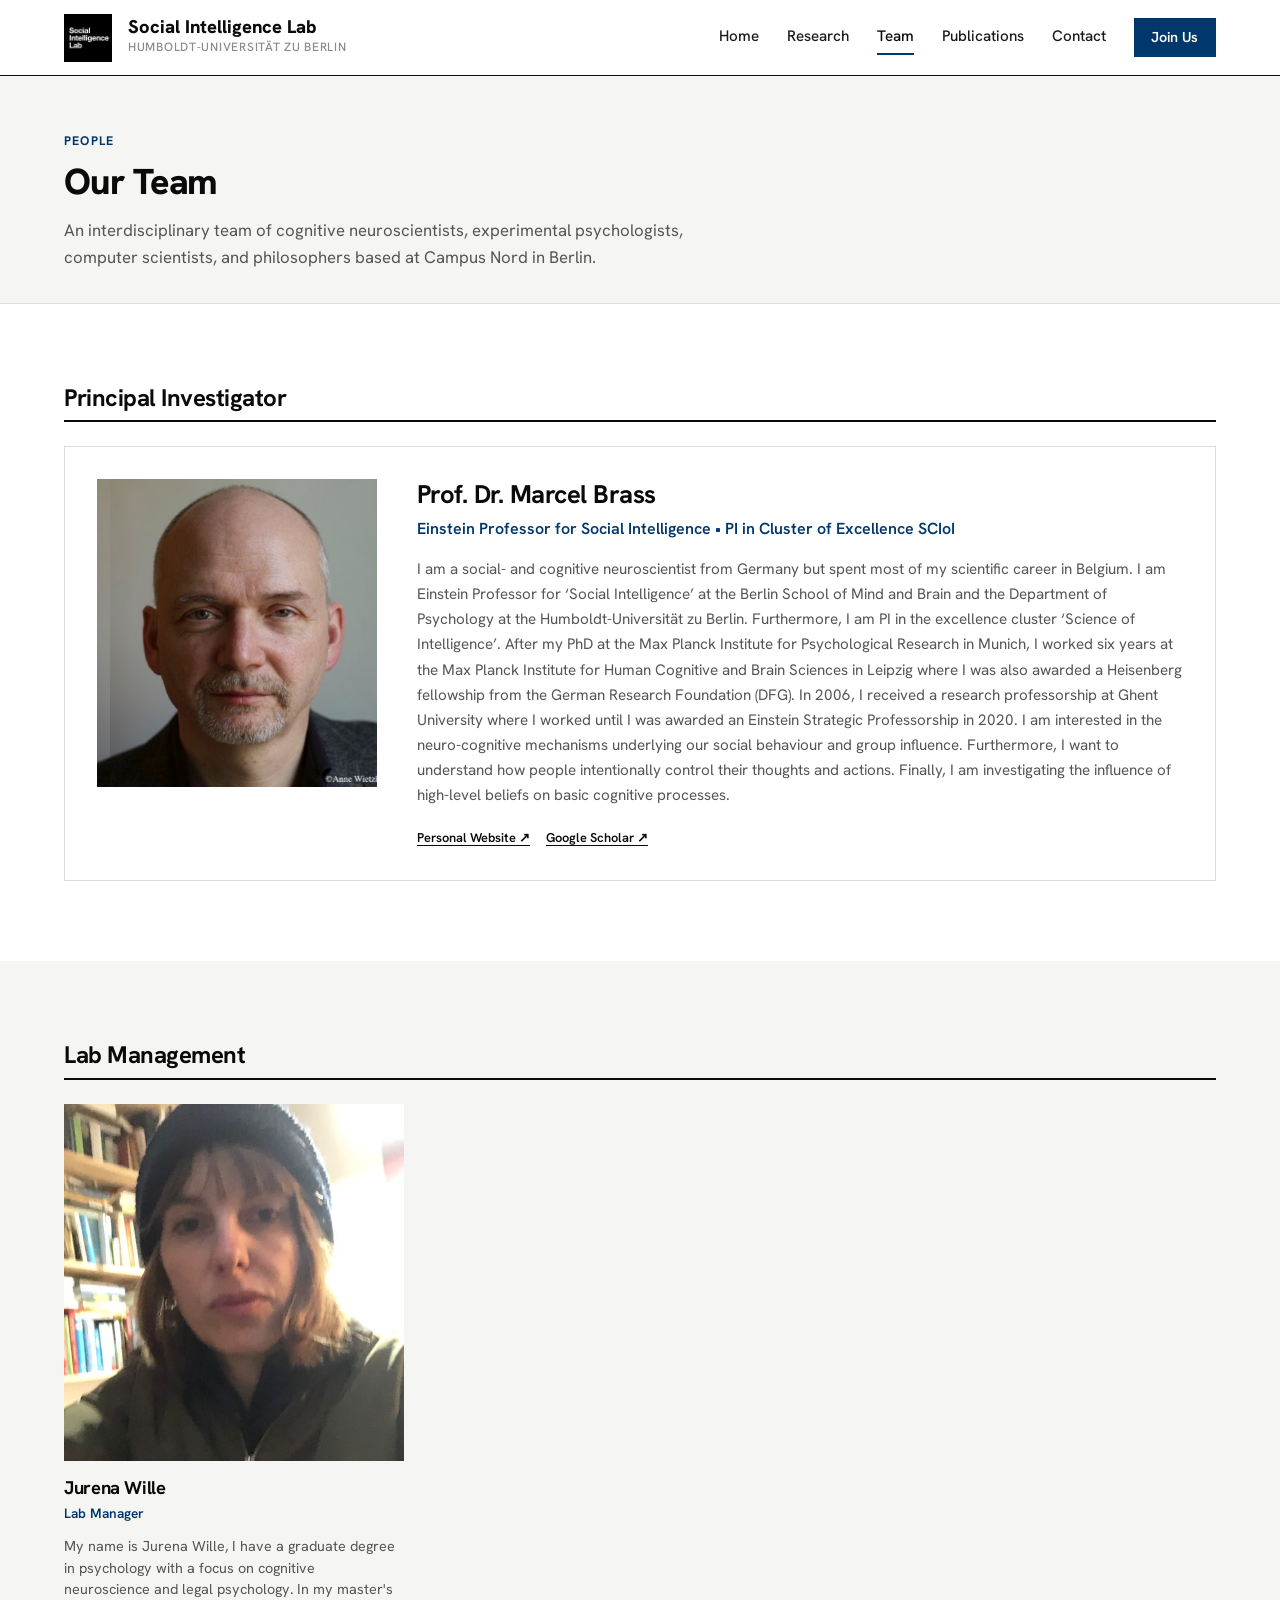
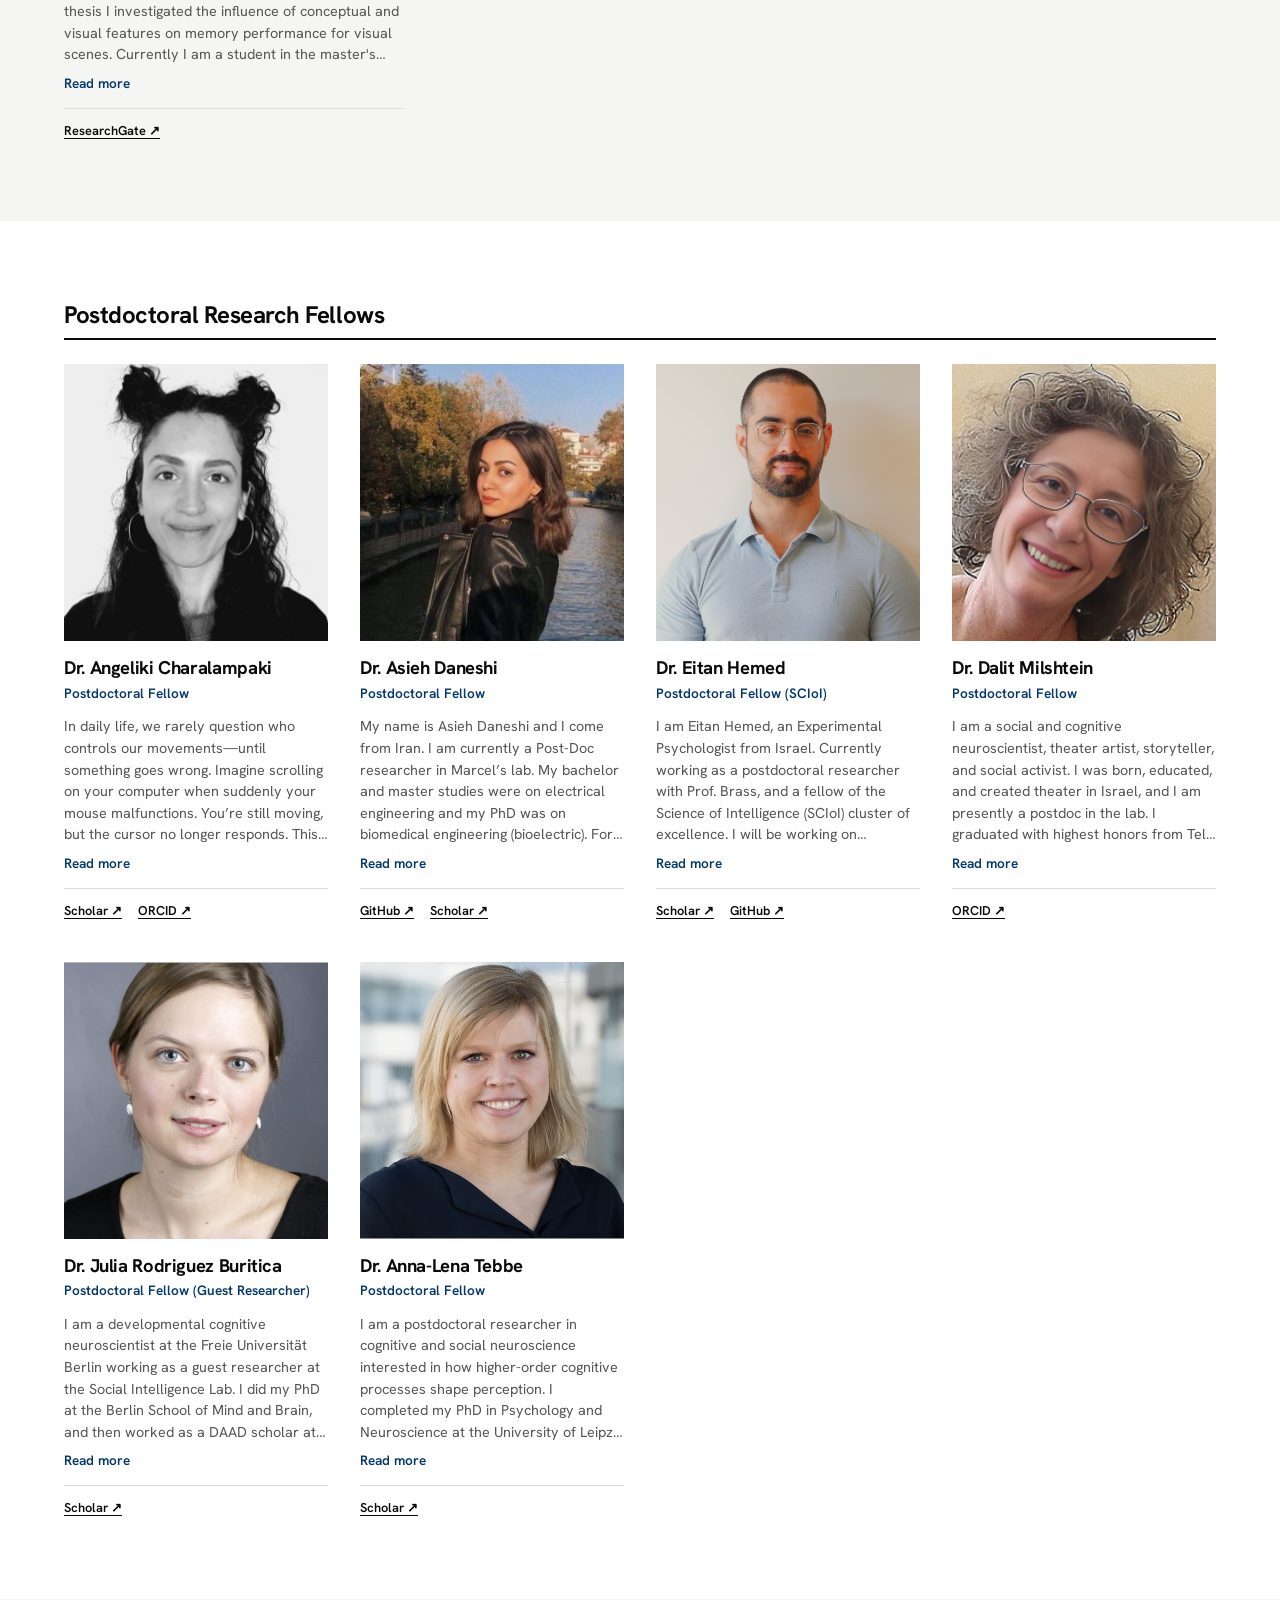
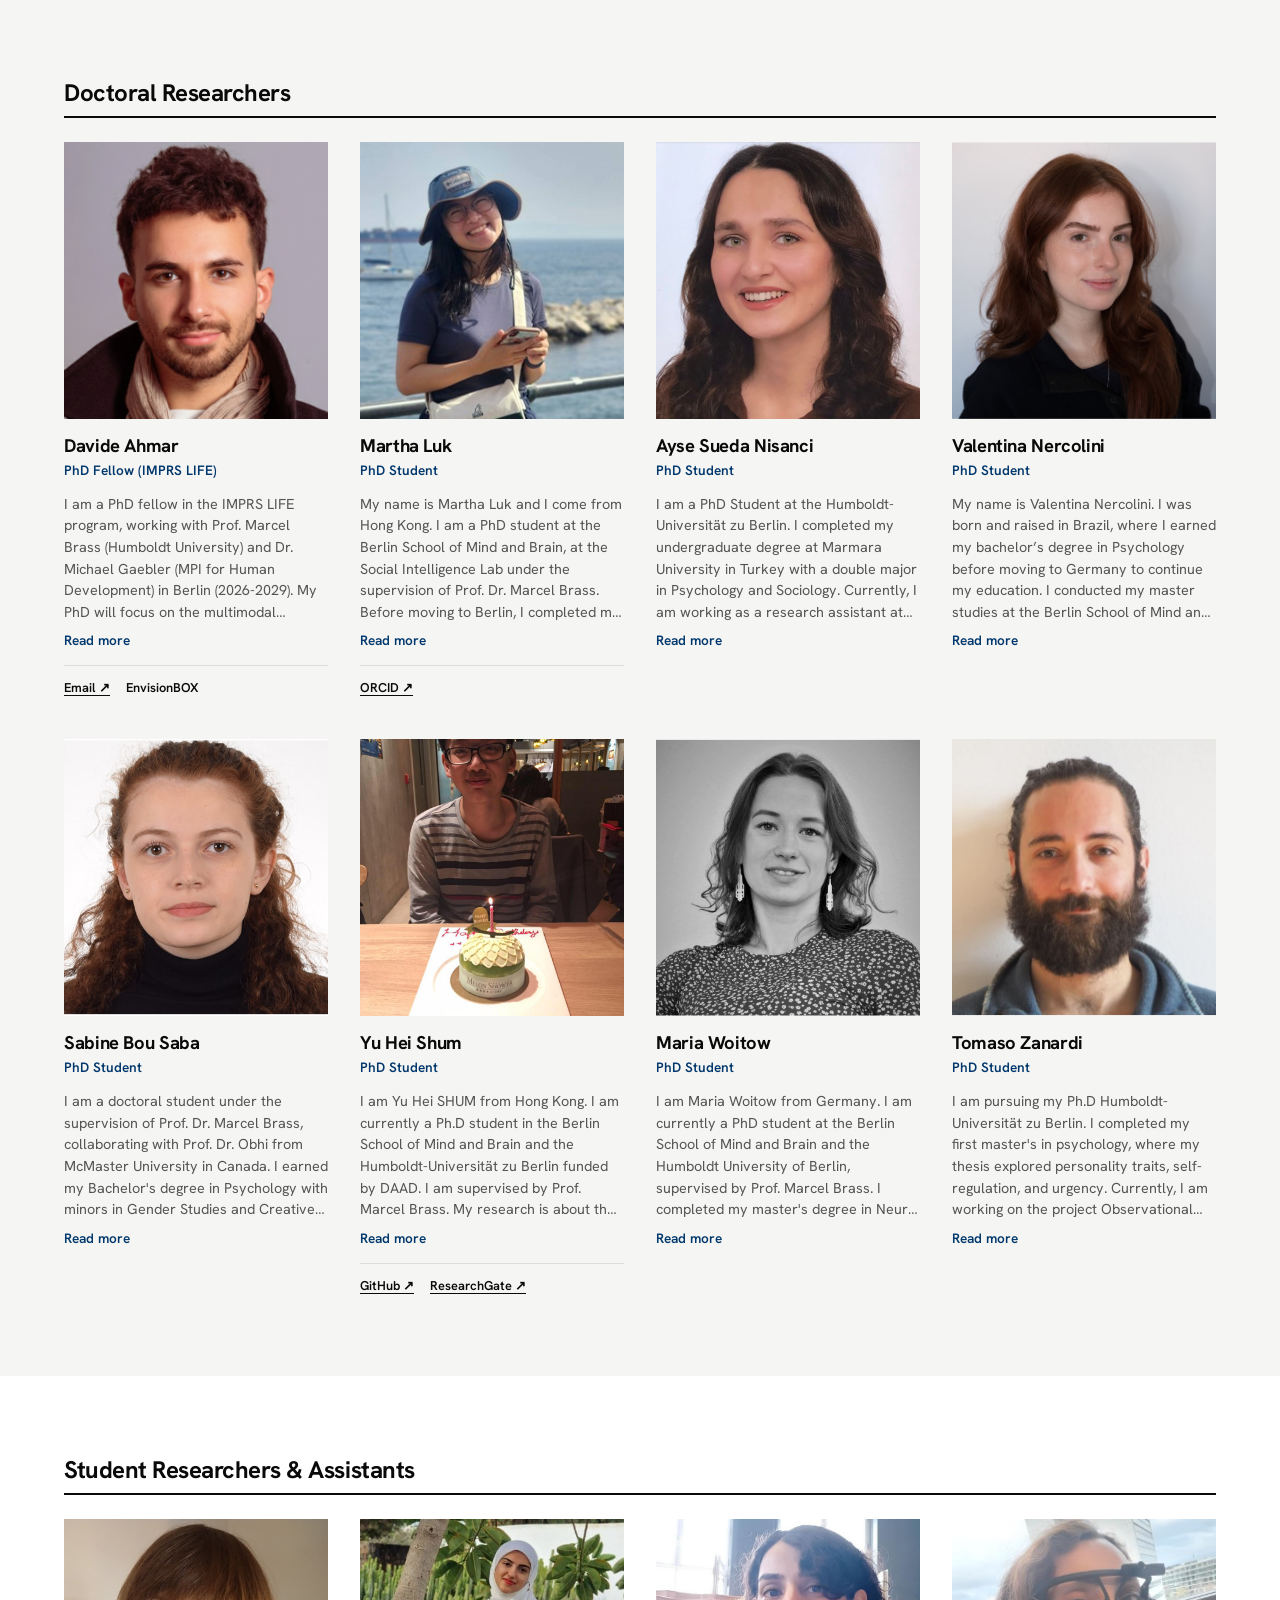
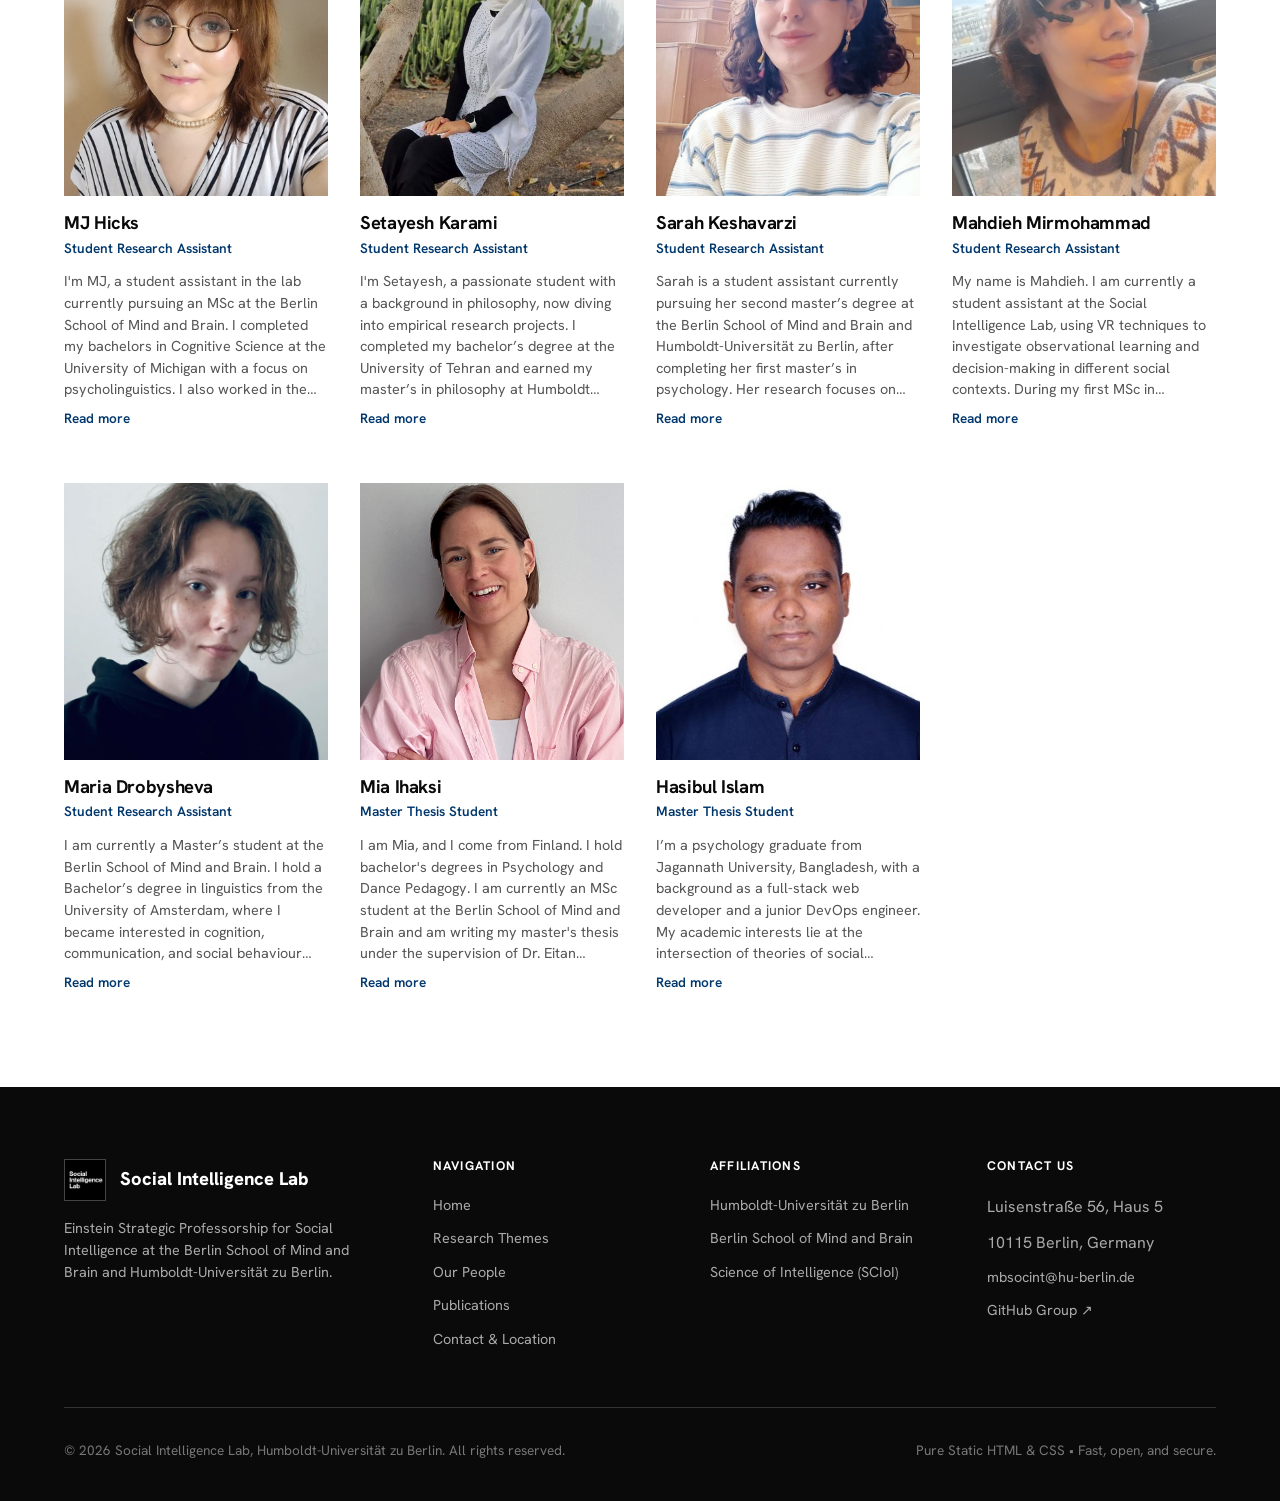
<file: team.html>
<!DOCTYPE html>
<html lang="en">

<head>
  <meta charset="UTF-8" />
  <meta name="viewport" content="width=device-width, initial-scale=1.0" />
  <title>Team | Social Intelligence Lab</title>
  <meta name="description"
    content="Meet the researchers, postdocs, PhD students, and staff of the Social Intelligence Lab at Humboldt-Universität zu Berlin." />

  <link rel="preconnect" href="https://fonts.googleapis.com" />
  <link rel="preconnect" href="https://fonts.gstatic.com" crossorigin />
  <link
    href="https://fonts.googleapis.com/css2?family=Hanken+Grotesk:ital,wght@0,400;0,500;0,600;0,700;0,800;1,400&display=swap"
    rel="stylesheet" />

  <link rel="stylesheet" href="assets/css/style.css" />
  <link rel="icon" type="image/png" href="assets/images/logo.png" />
</head>

<body>

  <!-- STICKY HEADER -->
  <header class="site-header">
    <div class="container nav-container">
      <a href="index.html" class="brand-link">
        <img src="assets/images/logo.png" alt="Social Intelligence Lab Logo" class="brand-logo" />
        <div class="brand-text">
          <span class="brand-title">Social Intelligence Lab</span>
          <span class="brand-subtitle">Humboldt-Universität zu Berlin</span>
        </div>
      </a>

      <button class="mobile-toggle" aria-label="Toggle navigation menu" aria-expanded="false">Menu</button>

      <nav class="nav-menu" aria-label="Main Navigation">
        <a href="index.html" class="nav-link">Home</a>
        <a href="research.html" class="nav-link">Research</a>
        <a href="team.html" class="nav-link active">Team</a>
        <a href="publications.html" class="nav-link">Publications</a>
        <a href="contact.html" class="nav-link">Contact</a>
        <a href="contact.html#join" class="nav-cta">Join Us</a>
      </nav>
    </div>
  </header>

  <main id="main-content">
    <!-- HERO HEADER -->
    <section class="section"
      style="padding: 3.5rem 0 2rem; background: var(--background-alt); border-bottom: 1px solid var(--line);">
      <div class="container text-center">
        <span class="section-tag">People</span>
        <h1 class="section-title">Our Team</h1>
        <p class="section-subtitle" style="max-width: 650px;">
          An interdisciplinary team of cognitive neuroscientists, experimental psychologists, computer scientists, and
          philosophers based at Campus Nord in Berlin.
        </p>
      </div>
    </section>

    <!-- 1. PRINCIPAL INVESTIGATOR -->
    <section class="section">
      <div class="container">
        <h2
          style="font-size: 1.5rem; margin-bottom: 1.5rem; border-bottom: 2px solid var(--black); padding-bottom: 0.5rem;">
          Principal Investigator
        </h2>

        <div class="pi-card">
          <div style="overflow: hidden; aspect-ratio: 1/1.1; background: var(--background-alt);">
            <img src="assets/images/team/MarcelBrass.jpg" alt="Prof. Marcel Brass"
              style="width: 100%; height: 100%; object-fit: cover;" />
          </div>
          <div>
            <h3 style="font-size: 1.6rem; margin-bottom: 0.35rem;">Prof. Dr. Marcel Brass</h3>
            <div style="color: var(--blue); font-weight: 600; margin-bottom: 1rem;">
              Einstein Professor for Social Intelligence • PI in Cluster of Excellence SCIoI
            </div>
            <p style="font-size: 0.95rem; line-height: 1.65; margin-bottom: 1.25rem;">
              I am a social- and cognitive neuroscientist from Germany but spent most of my scientific career in
              Belgium. I am Einstein Professor for ‘Social Intelligence’ at the Berlin School of Mind and Brain and the
              Department of Psychology at the Humboldt-Universität zu Berlin. Furthermore, I am PI in the excellence
              cluster ‘Science of Intelligence’. After my PhD at the Max Planck Institute for Psychological Research in
              Munich, I worked six years at the Max Planck Institute for Human Cognitive and Brain Sciences in Leipzig
              where I was also awarded a Heisenberg fellowship from the German Research Foundation (DFG). In 2006, I
              received a research professorship at Ghent University where I worked until I was awarded an Einstein
              Strategic Professorship in 2020. I am interested in the neuro-cognitive mechanisms underlying our social
              behaviour and group influence. Furthermore, I want to understand how people intentionally control their
              thoughts and actions. Finally, I am investigating the influence of high-level beliefs on basic cognitive
              processes.
            </p>
            <div class="team-social-links" style="border: none; padding: 0;">
              <a href="https://users.ugent.be/~mbrass/Web-Site/Dr._Marcel_Brass.html" target="_blank"
                rel="noopener noreferrer" class="social-badge">Personal Website ↗</a>
              <a href="https://scholar.google.com/citations?user=GCMhq8MAAAAJ" target="_blank" rel="noopener noreferrer"
                class="social-badge">Google Scholar ↗</a>
            </div>
          </div>
        </div>
      </div>
    </section>

    <!-- 2. LAB MANAGER -->
    <section class="section section-alt">
      <div class="container">
        <h2
          style="font-size: 1.5rem; margin-bottom: 1.5rem; border-bottom: 2px solid var(--black); padding-bottom: 0.5rem;">
          Lab Management
        </h2>
        <div class="team-grid" style="grid-template-columns: repeat(auto-fill, minmax(280px, 340px));">
          <article class="team-card">
            <div class="team-card-img-wrap">
              <img src="assets/images/team/Jurena.jpg" alt="Jurena Wille" class="team-card-img" />
            </div>
            <div class="team-card-body">
              <h3 class="team-name">Jurena Wille</h3>
              <div class="team-role">Lab Manager</div>
              <p class="team-bio">
                My name is Jurena Wille, I have a graduate degree in psychology with a focus on cognitive neuroscience
                and legal psychology. In my master's thesis I investigated the influence of conceptual and visual
                features on memory performance for visual scenes. Currently I am a student in the master's program of
                the Berlin School of Mind and Brain and work as a lab manager in the Social Intelligence lab. My main
                research interests lie in conformity behavior, perceptions of morality and responsibility attributions.
                In my current project under the supervision of Prof. Marcel Brass and Dr. Carl Michael Galang, I connect
                Free Will Beliefs and moral responsibility attributions to Actor / Observer differences.
              </p>
              <div class="team-social-links">
                <a href="https://www.researchgate.net/profile/Jurena-Wille" target="_blank" rel="noopener noreferrer"
                  class="social-badge">ResearchGate ↗</a>
              </div>
            </div>
          </article>
        </div>
      </div>
    </section>

    <!-- 3. POSTDOCTORAL RESEARCH FELLOWS -->
    <section class="section">
      <div class="container">
        <h2
          style="font-size: 1.5rem; margin-bottom: 1.5rem; border-bottom: 2px solid var(--black); padding-bottom: 0.5rem;">
          Postdoctoral Research Fellows
        </h2>

        <div class="team-grid">
          <!-- Angeliki -->
          <article class="team-card">
            <div class="team-card-img-wrap">
              <img src="assets/images/team/Angeliki.jpg" alt="Dr. Angeliki Charalampaki" class="team-card-img" />
            </div>
            <div class="team-card-body">
              <h3 class="team-name">Dr. Angeliki Charalampaki</h3>
              <div class="team-role">Postdoctoral Fellow</div>
              <p class="team-bio">
                In daily life, we rarely question who controls our movements—until something goes wrong. Imagine
                scrolling on your computer when suddenly your mouse malfunctions. You’re still moving, but the cursor no
                longer responds. This disruption highlights a loss of *sense of agency*—the feeling of control over our
                movements and their outcomes. This phenomenon isn’t just a technical glitch; it’s also altered in many
                neurological (e.g., Apraxia, Anosognosia, and Cerebral Palsy) and psychiatric conditions (e.g.,
                Schizophrenia). But what exactly defines our sense of agency—our movements or their consequences? And
                are they the same? As a postdoctoral researcher in the lab, I will explore these questions using
                precise, unbiased experimental measures.
              </p>
              <div class="team-social-links">
                <a href="https://scholar.google.com/citations?user=Qpbj8sUAAAAJ" target="_blank"
                  rel="noopener noreferrer" class="social-badge">Scholar ↗</a>
                <a href="https://orcid.org/0000-0002-8999-6873" target="_blank" rel="noopener noreferrer"
                  class="social-badge">ORCID ↗</a>
              </div>
            </div>
          </article>

          <!-- Asieh -->
          <article class="team-card">
            <div class="team-card-img-wrap">
              <img src="assets/images/team/Asieh_photo_ver2.jpg" alt="Dr. Asieh Daneshi" class="team-card-img" />
            </div>
            <div class="team-card-body">
              <h3 class="team-name">Dr. Asieh Daneshi</h3>
              <div class="team-role">Postdoctoral Fellow</div>
              <p class="team-bio">
                My name is Asieh Daneshi and I come from Iran. I am currently a Post-Doc researcher in Marcel’s lab. My
                bachelor and master studies were on electrical engineering and my PhD was on biomedical engineering
                (bioelectric). For my PhD, I worked on computational models of decision-making during driving (based on
                attention). I conducted my experiments in virtual reality environment. I have also experience in
                recording and analyzing eye motion, EEG, and fMRI data. I am interested to study how does the
                decision-making process take place in our brains, especially in dynamic environments. The title of my
                current project in Marcel’s lab is “Experimental investigation of behavioral contagion in VR”. We are
                studying how decisions of each person can affect the decisions of other persons around him/her.
              </p>
              <div class="team-social-links">
                <a href="https://github.com/Asieh-Daneshi" target="_blank" rel="noopener noreferrer"
                  class="social-badge">GitHub ↗</a>
                <a href="https://scholar.google.com/citations?user=_XJAxTHvcRkC" target="_blank"
                  rel="noopener noreferrer" class="social-badge">Scholar ↗</a>
              </div>
            </div>
          </article>

          <!-- Eitan -->
          <article class="team-card">
            <div class="team-card-img-wrap">
              <img src="assets/images/team/Eitan_Hemed.jpg" alt="Dr. Eitan Hemed" class="team-card-img" />
            </div>
            <div class="team-card-body">
              <h3 class="team-name">Dr. Eitan Hemed</h3>
              <div class="team-role">Postdoctoral Fellow (SCIoI)</div>
              <p class="team-bio">
                I am Eitan Hemed, an Experimental Psychologist from Israel. Currently working as a postdoctoral
                researcher with Prof. Brass, and a fellow of the Science of Intelligence (SCIoI) cluster of excellence.
                I will be working on observational reinforcement learning, also with Dr. Julia Rodriguez Buritica.
                Before that, I was a posdoctoral fellow of the University of Haifa Data Science Research Center, where I
                used computer vision methods to study the development of directed reaching in infants, mentored by Prof.
                Baruch Eitam from the Department of Psychology. Prior to that, I have completed my dissertation with
                Prof. Baruch Eitam, by exploring how statistical properties of feedback reinforce various levels of
                action-selection and action-execution.
              </p>
              <div class="team-social-links">
                <a href="https://scholar.google.com/citations?user=DPr1hZMAAAAJ" target="_blank"
                  rel="noopener noreferrer" class="social-badge">Scholar ↗</a>
                <a href="https://github.com/EitanHemed" target="_blank" rel="noopener noreferrer"
                  class="social-badge">GitHub ↗</a>
              </div>
            </div>
          </article>

          <!-- Dalit -->
          <article class="team-card">
            <div class="team-card-img-wrap">
              <img src="assets/images/team/Dalit.png" alt="Dr. Dalit Milshtein" class="team-card-img" />
            </div>
            <div class="team-card-body">
              <h3 class="team-name">Dr. Dalit Milshtein</h3>
              <div class="team-role">Postdoctoral Fellow</div>
              <p class="team-bio">
                I am a social and cognitive neuroscientist, theater artist, storyteller, and social activist. I was
                born, educated, and created theater in Israel, and I am presently a postdoc in the lab. I graduated with
                highest honors from Tel-Aviv University in Theatre Art and Linguistics under the supervision of Prof.
                Nurit Yaari. My PhD in the in experimental Social Cognitive Neuroscience was obtained at Ben-Gurion
                University under the supervision of Prof. Avishi Henik. I collaborated with Prof. Simon Samay-Tzoory
                from Haifa University on interbrain synchronization, group dynamics, and perspective taking. I also have
                expertise in pupil dilation and fNIRS methods. My major area of research is imagination and its
                significance in our emotional, cognitive, and social lives. In Berlin, I collaborate with Prof. Marcel
                Brass to develop a new approach for researching high-level beliefs utilizing narratives and virtual
                reality methods. In addition, I am interested in shared imagination and mental representations in dyad
                and groups.
              </p>
              <div class="team-social-links">
                <a href="https://orcid.org/0000-0003-0821-3206" target="_blank" rel="noopener noreferrer"
                  class="social-badge">ORCID ↗</a>
              </div>
            </div>
          </article>

          <!-- Julia -->
          <article class="team-card">
            <div class="team-card-img-wrap">
              <img src="assets/images/team/JuliaRodriguezBuritica.jpg" alt="Dr. Julia M. Rodriguez Buritica"
                class="team-card-img" />
            </div>
            <div class="team-card-body">
              <h3 class="team-name">Dr. Julia Rodriguez Buritica</h3>
              <div class="team-role">Postdoctoral Fellow (Guest Researcher)</div>
              <p class="team-bio">
                I am a developmental cognitive neuroscientist at the Freie Universität Berlin working as a guest
                researcher at the Social Intelligence Lab. I did my PhD at the Berlin School of Mind and Brain, and then
                worked as a DAAD scholar at the Brain and Development Lab at the Leiden University before I started my
                postdoc at the Center for Cognitive Neuroscience Berlin, Freie Universität Berlin. I am interested in
                social learning and decision making from a developmental cognitive neuroscience perspective using EEG,
                fMRI and computational modeling.
              </p>
              <div class="team-social-links">
                <a href="https://scholar.google.com/citations?user=a48LL5wAAAAJ" target="_blank"
                  rel="noopener noreferrer" class="social-badge">Scholar ↗</a>
              </div>
            </div>
          </article>

          <!-- Anna-Lena -->
          <article class="team-card">
            <div class="team-card-img-wrap">
              <img src="assets/images/team/Anna_lena.jpg" alt="Dr. Anna-Lena Tebbe" class="team-card-img" />
            </div>
            <div class="team-card-body">
              <h3 class="team-name">Dr. Anna-Lena Tebbe</h3>
              <div class="team-role">Postdoctoral Fellow</div>
              <p class="team-bio">
                I am a postdoctoral researcher in cognitive and social neuroscience interested in how higher-order
                cognitive processes shape perception. I completed my PhD in Psychology and Neuroscience at the
                University of Leipzig and the Max-Planck-Institute for Human Cognitive and Brain Sciences. Before moving
                to Berlin, I was a postdoctoral researcher at the University of Florida. My work lies at the
                intersection of cognitive and social neuroscience and developmental psychology. I use EEG and
                eye-tracking to investigate social cognition, visual perception, and learning across development. I am
                also highly interested in developing and validating methods to quantify human brain activity.
              </p>
              <div class="team-social-links">
                <a href="https://scholar.google.com/citations?user=nYv3gQAAAAJ" target="_blank"
                  rel="noopener noreferrer" class="social-badge">Scholar ↗</a>
              </div>
            </div>
          </article>
        </div>
      </div>
    </section>

    <!-- 4. PHD CANDIDATES -->
    <section class="section section-alt">
      <div class="container">
        <h2
          style="font-size: 1.5rem; margin-bottom: 1.5rem; border-bottom: 2px solid var(--black); padding-bottom: 0.5rem;">
          Doctoral Researchers
        </h2>

        <div class="team-grid">
          <!-- Davide Ahmar -->
          <article class="team-card">
            <div class="team-card-img-wrap">
              <img src="assets/images/team/Davide.png" alt="Davide Ahmar" class="team-card-img" />
            </div>
            <div class="team-card-body">
              <h3 class="team-name">Davide Ahmar</h3>
              <div class="team-role">PhD Fellow (IMPRS LIFE)</div>
              <p class="team-bio">
                I am a PhD fellow in the IMPRS LIFE program, working with Prof. Marcel Brass (Humboldt University) and
                Dr. Michael Gaebler (MPI for Human Development) in Berlin (2026-2029). My PhD will focus on the
                multimodal processes that support interpersonal coordination and affiliation in human-human and
                human-artificial agent interactions within a virtual reality environment, combining neural, behavioural,
                and physiological measures. I obtained a joint Bachelor’s degree in Cognitive Neuroscience and
                Psychology from the University of Manchester (2018-2022) and a Research Master’s degree in Cognitive
                Neuroscience from the Donders Institute in Nijmegen with a minor in Neurophilosophy (2022-2024). During
                my undergraduate training, I also worked at the Italian Institute of Technology in Rome (2020-2021) with
                Dr. Giacomo Novembre, investigating spontaneously emerging patterns of neural and behavioural synchrony
                in interacting dyads. For my MSc research, I worked with Prof. Ivan Toni on an interdisciplinary project
                that used live neurostimulation to enhance the effectiveness of exposure therapy for fear of public
                speaking. In this context, I developed a portable multimodal system to record and quantify subtle
                avoidance behaviours during the patients’ live speeches. Following my MSc, I moved to the field of
                animal cognition working at Max Planck Institute for Evolutionary Anthropology (2025–2026), where I
                conducted a touchscreen-based study on mental simulation abilities in zoo-housed great apes with Dr.
                Christoph Völter. Over the last years, I have also been a core member of EnvisionBOX.org, a didactical
                open-science platform dedicated to sharing tools and methods for multimodal research on interaction and
                communication.
              </p>
              <div class="team-social-links">
                <a href="mailto:ahmar.davide@gmail.com" class="social-badge" title="ahmar.davide@gmail.com">Email ↗</a>
                <span class="social-badge">EnvisionBOX</span>
              </div>
            </div>
          </article>

          <!-- Martha Luk -->
          <article class="team-card">
            <div class="team-card-img-wrap">
              <img src="assets/images/team/Martha_luk.jpg" alt="Martha Luk" class="team-card-img" />
            </div>
            <div class="team-card-body">
              <h3 class="team-name">Martha Luk</h3>
              <div class="team-role">PhD Student</div>
              <p class="team-bio">
                My name is Martha Luk and I come from Hong Kong. I am a PhD student at the Berlin School of Mind and
                Brain, at the Social Intelligence Lab under the supervision of Prof. Dr. Marcel Brass. Before moving to
                Berlin, I completed my postgraduate studies at the University of Hong Kong investigating the risky
                decision-making behaviors in patients with early non-affective psychosis. Currently, I am investigating
                the impact of eye gaze in social exclusion at the Lab.
              </p>
              <div class="team-social-links">
                <a href="https://orcid.org/0000-0001-7902-2699" target="_blank" rel="noopener noreferrer"
                  class="social-badge">ORCID ↗</a>
              </div>
            </div>
          </article>

          <!-- Ayse Sueda Nisanci -->
          <article class="team-card">
            <div class="team-card-img-wrap">
              <img src="assets/images/team/A.Sueda Nisanci_Photo_edited.jpg" alt="Ayse Sueda Nisanci"
                class="team-card-img" />
            </div>
            <div class="team-card-body">
              <h3 class="team-name">Ayse Sueda Nisanci</h3>
              <div class="team-role">PhD Student</div>
              <p class="team-bio">
                I am a PhD Student at the Humboldt-Universität zu Berlin. I completed my undergraduate degree at Marmara
                University in Turkey with a double major in Psychology and Sociology. Currently, I am working as a
                research assistant at the Social Intelligence Lab, investigating the cognitive mechanism of social
                influence on collective behavior in a Virtual Reality environment. My research interest is centered
                around understanding the processing of socioemotional information during social interactions and its
                impact on human behavior. I am also interested in the Theory of Mind, emotion, empathy, and the cultural
                variabilities in social cues.
              </p>
            </div>
          </article>

          <!-- Valentina Nercolini -->
          <article class="team-card">
            <div class="team-card-img-wrap">
              <img src="assets/images/team/Valentina.jpg" alt="Valentina Nercolini" class="team-card-img" />
            </div>
            <div class="team-card-body">
              <h3 class="team-name">Valentina Nercolini</h3>
              <div class="team-role">PhD Student</div>
              <p class="team-bio">
                My name is Valentina Nercolini. I was born and raised in Brazil, where I earned my bachelor’s degree in
                Psychology before moving to Germany to continue my education. I conducted my master studies at the
                Berlin School of Mind and Brain in the field of Cognitive Neuroscience. I first joined the Social
                Intelligence Lab to write my master thesis under the supervision of Prof. Marcel Brass and Dr. Silvia
                Formica, in which we investigated the effects of social media use on cognition, particularly appearance
                perception. I am now a PhD student under the co-supervision of Prof. Brass and Prof. Abdel-Rahman.
              </p>
            </div>
          </article>

          <!-- Sabine Bou Saba -->
          <article class="team-card">
            <div class="team-card-img-wrap">
              <img src="assets/images/team/sabine.jpg" alt="Sabine Bou Saba" class="team-card-img" />
            </div>
            <div class="team-card-body">
              <h3 class="team-name">Sabine Bou Saba</h3>
              <div class="team-role">PhD Student</div>
              <p class="team-bio">
                I am a doctoral student under the supervision of Prof. Dr. Marcel Brass, collaborating with Prof. Dr.
                Obhi from McMaster University in Canada. I earned my Bachelor's degree in Psychology with minors in
                Gender Studies and Creative Writing at the American University of Beirut. I also completed my Master’s
                in Cognitive Neuroscience at the Berlin School of Mind and Brain. My current research project focuses on
                gender and agency, aiming to investigate the intricate nature of gender perception as a social
                construct. My aim is to enhance our understanding of how individuals perceive and interpret the
                intentional actions of others within the context of a complex social environment.
              </p>
            </div>
          </article>

          <!-- Yu Hei Shum -->
          <article class="team-card">
            <div class="team-card-img-wrap">
              <img src="assets/images/team/YuHeiShum.jpg" alt="Yu Hei Shum" class="team-card-img" />
            </div>
            <div class="team-card-body">
              <h3 class="team-name">Yu Hei Shum</h3>
              <div class="team-role">PhD Student</div>
              <p class="team-bio">
                I am Yu Hei SHUM from Hong Kong. I am currently a Ph.D student in the Berlin School of Mind and Brain
                and the Humboldt-Universität zu Berlin funded by DAAD. I am supervised by Prof. Marcel Brass. My
                research is about the neural mechanism behind volition. I test the validity of different decision models
                that attempt to explain the generation of volition and intentional action.
              </p>
              <div class="team-social-links">
                <a href="https://github.com/YuHeiShum" target="_blank" rel="noopener noreferrer"
                  class="social-badge">GitHub ↗</a>
                <a href="https://www.researchgate.net/profile/Yu-Shum" target="_blank" rel="noopener noreferrer"
                  class="social-badge">ResearchGate ↗</a>
              </div>
            </div>
          </article>

          <!-- Maria Woitow -->
          <article class="team-card">
            <div class="team-card-img-wrap">
              <img src="assets/images/team/Maria_edited.jpg" alt="Maria Woitow" class="team-card-img" />
            </div>
            <div class="team-card-body">
              <h3 class="team-name">Maria Woitow</h3>
              <div class="team-role">PhD Student</div>
              <p class="team-bio">
                I am Maria Woitow from Germany. I am currently a PhD student at the Berlin School of Mind and Brain and
                the Humboldt University of Berlin, supervised by Prof. Marcel Brass. I completed my master's degree in
                Neural and Behavioral Biology at the Georg August University of Göttingen. My research interests focus
                on learning and memory processes and their development. My PhD project examines the neural and
                computational mechanisms underlying experiential (individual) and observational learning and their
                effect on memory formation. To investigate whether experiential and observational learning differ in
                memory encoding, I am applying a neurocomputational approach combining neural (EEG) and behavioral
                measures with computational modeling. Additionally, I am interested in exploring potential developmental
                differences in these processes between children and young adults.
              </p>
            </div>
          </article>

          <!-- Tomaso Zanardi -->
          <article class="team-card">
            <div class="team-card-img-wrap">
              <img src="assets/images/team/tomaso_edited.png" alt="Tomaso Zanardi" class="team-card-img" />
            </div>
            <div class="team-card-body">
              <h3 class="team-name">Tomaso Zanardi</h3>
              <div class="team-role">PhD Student</div>
              <p class="team-bio">
                I am pursuing my Ph.D Humboldt-Universität zu Berlin. I completed my first master's in psychology, where
                my thesis explored personality traits, self-regulation, and urgency. Currently, I am working on the
                project Observational Learning: Developing Humans and Artificial Agents through a Virtual Reality Task
                at the Social Intelligence Lab. My research interests include emotion, social learning, and
                decision-making, employing (neuro)scientific methods such as EEG and VR.
              </p>
            </div>
          </article>
        </div>
      </div>
    </section>

    <!-- 5. STUDENT RESEARCHERS & ALUMNI -->
    <section class="section">
      <div class="container">
        <h2
          style="font-size: 1.5rem; margin-bottom: 1.5rem; border-bottom: 2px solid var(--black); padding-bottom: 0.5rem;">
          Student Researchers & Assistants
        </h2>

        <div class="team-grid">
          <!-- MJ Hicks -->
          <article class="team-card">
            <div class="team-card-img-wrap">
              <img src="assets/images/team/Michael_Hicks.jpg" alt="MJ Hicks" class="team-card-img" />
            </div>
            <div class="team-card-body">
              <h3 class="team-name">MJ Hicks</h3>
              <div class="team-role">Student Research Assistant</div>
              <p class="team-bio">
                I'm MJ, a student assistant in the lab currently pursuing an MSc at the Berlin School of Mind and Brain.
                I completed my bachelors in Cognitive Science at the University of Michigan with a focus on
                psycholinguistics. I also worked in the tech industry, assisting in VR and AR research. I am currently
                interested in studying social cognition and communication by measuring neural activity in immersive
                environments.
              </p>
            </div>
          </article>

          <!-- Setayesh Karami -->
          <article class="team-card">
            <div class="team-card-img-wrap">
              <img src="assets/images/team/Setayeshkarami.jpg" alt="Setayesh Karami" class="team-card-img" />
            </div>
            <div class="team-card-body">
              <h3 class="team-name">Setayesh Karami</h3>
              <div class="team-role">Student Research Assistant</div>
              <p class="team-bio">
                I'm Setayesh, a passionate student with a background in philosophy, now diving into empirical research
                projects. I completed my bachelor’s degree at the University of Tehran and earned my master’s in
                philosophy at Humboldt University of Berlin. Currently, I'm pursuing my second master's in Mind and
                Brain, focusing on the intersection of philosophical inquiry and experimental methods. My research is
                primarily centered around free will beliefs and moral responsibility, and I’m excited to explore how
                these concepts influence our understanding of human agency.
              </p>
            </div>
          </article>

          <!-- Sarah Keshavarzi -->
          <article class="team-card">
            <div class="team-card-img-wrap">
              <img src="assets/images/team/Roghaye_Keshavarzi.jpg" alt="Sarah Keshavarzi" class="team-card-img" />
            </div>
            <div class="team-card-body">
              <h3 class="team-name">Sarah Keshavarzi</h3>
              <div class="team-role">Student Research Assistant</div>
              <p class="team-bio">
                Sarah is a student assistant currently pursuing her second master’s degree at the Berlin School of Mind
                and Brain and Humboldt-Universität zu Berlin, after completing her first master’s in psychology. Her
                research focuses on social learning and decision-making, using methods such as virtual reality (VR) and
                EEG.
              </p>
            </div>
          </article>

          <!-- Mahdieh Mirmohammad -->
          <article class="team-card">
            <div class="team-card-img-wrap">
              <img src="assets/images/team/Mahdieh_Mirmohammad_crop.jpg" alt="Mahdieh Mirmohammad"
                class="team-card-img" />
            </div>
            <div class="team-card-body">
              <h3 class="team-name">Mahdieh Mirmohammad</h3>
              <div class="team-role">Student Research Assistant</div>
              <p class="team-bio">
                My name is Mahdieh. I am currently a student assistant at the Social Intelligence Lab, using VR
                techniques to investigate observational learning and decision-making in different social contexts.
                During my first MSc in psychology in Tehran, I focused on the effects of facial cues on trust behavior
                using game theory paradigm. Pursuing my second MSc at the Berlin School of Mind and Brain, I am now
                interested in exploring neural correlates of social cues, specifically using EEG brain activity patterns
                analyzed through machine learning methods.
              </p>
            </div>
          </article>

          <!-- Maria Drobysheva -->
          <article class="team-card">
            <div class="team-card-img-wrap">
              <img src="assets/images/team/Maria Drobysheva.png" alt="Maria Drobysheva" class="team-card-img" />
            </div>
            <div class="team-card-body">
              <h3 class="team-name">Maria Drobysheva</h3>
              <div class="team-role">Student Research Assistant</div>
              <p class="team-bio">
                I am currently a Master’s student at the Berlin School of Mind and Brain. I hold a Bachelor’s degree in
                linguistics from the University of Amsterdam, where I became interested in cognition, communication, and
                social behaviour beyond language. At the lab, I am primarily involved in eye-tracking and VR-based
                research on social decision-making.
              </p>
            </div>
          </article>

          <!-- Mia Ihaksi -->
          <article class="team-card">
            <div class="team-card-img-wrap">
              <img src="assets/images/team/Mia.jpg" alt="Mia Ihaksi" class="team-card-img" />
            </div>
            <div class="team-card-body">
              <h3 class="team-name">Mia Ihaksi</h3>
              <div class="team-role">Master Thesis Student</div>
              <p class="team-bio">
                I am Mia, and I come from Finland. I hold bachelor's degrees in Psychology and Dance Pedagogy. I am
                currently an MSc student at the Berlin School of Mind and Brain and am writing my master's thesis under
                the supervision of Dr. Eitan Hemed and Prof. Marcel Brass. In my thesis, I investigate whether
                psychomotor retardation in individuals with major depressive disorder predicts their ability to
                discriminate kinematic features of dance movements. My primary research interest lies in understanding
                the mechanisms linking mental health and movement.
              </p>
            </div>
          </article>

          <!-- Hasibul Islam -->
          <article class="team-card">
            <div class="team-card-img-wrap">
              <img src="assets/images/team/Hasibul.jpg" alt="Hasibul Islam" class="team-card-img" />
            </div>
            <div class="team-card-body">
              <h3 class="team-name">Hasibul Islam</h3>
              <div class="team-role">Master Thesis Student</div>
              <p class="team-bio">
                I’m a psychology graduate from Jagannath University, Bangladesh, with a background as a full-stack web
                developer and a junior DevOps engineer. My academic interests lie at the intersection of theories of
                social sciences, cognitive science, and experimental research. I am currently completing my master’s
                thesis on biological motion perception, with a particular focus on gender-related effects in perceptual
                processing. By bridging technical expertise and psychological research, I aim to investigate social
                science theories through computational modeling and empirical experimentation, contributing to a deeper
                understanding of human perception and behavior.
              </p>
            </div>
          </article>
        </div>
      </div>
    </section>

  </main>

  <!-- FOOTER -->
  <footer class="site-footer">
    <div class="container">
      <div class="footer-grid">
        <div class="footer-brand">
          <div class="footer-logo-row">
            <img src="assets/images/logo.png" alt="Social Intelligence Lab Logo" class="footer-logo" />
            <span class="footer-brand-title">Social Intelligence Lab</span>
          </div>
          <p class="footer-brand-desc">
            Einstein Strategic Professorship for Social Intelligence at the Berlin School of Mind and Brain and
            Humboldt-Universität zu Berlin.
          </p>
        </div>

        <div class="footer-col">
          <h4>Navigation</h4>
          <div class="footer-links">
            <a href="index.html">Home</a>
            <a href="research.html">Research Themes</a>
            <a href="team.html">Our People</a>
            <a href="publications.html">Publications</a>
            <a href="contact.html">Contact & Location</a>
          </div>
        </div>

        <div class="footer-col">
          <h4>Affiliations</h4>
          <div class="footer-links">
            <a href="https://www.hu-berlin.de/" target="_blank" rel="noopener noreferrer">Humboldt-Universität zu
              Berlin</a>
            <a href="https://www.mind-and-brain.de/" target="_blank" rel="noopener noreferrer">Berlin School of Mind and
              Brain</a>
            <a href="https://www.scienceofintelligence.de/" target="_blank" rel="noopener noreferrer">Science of
              Intelligence (SCIoI)</a>
          </div>
        </div>

        <div class="footer-col">
          <h4>Contact Us</h4>
          <div class="footer-links">
            <span>Luisenstraße 56, Haus 5</span>
            <span>10115 Berlin, Germany</span>
            <a href="mailto:mbsocint@hu-berlin.de">mbsocint@hu-berlin.de</a>
            <a href="https://github.com/Social-intelligence-group" target="_blank" rel="noopener noreferrer">GitHub
              Group ↗</a>
          </div>
        </div>
      </div>

      <div class="footer-bottom">
        <div>© 2026 Social Intelligence Lab, Humboldt-Universität zu Berlin. All rights reserved.</div>
        <div>Pure Static HTML & CSS • Fast, open, and secure.</div>
      </div>
    </div>
  </footer>

  <script src="assets/js/main.js"></script>
</body>

</html>
</file>
<file: assets/css/style.css>
/* ==========================================================================
   Social Intelligence Lab - Main Stylesheet

   Design rules (keep these when editing):
   - Black, white and greys, plus ONE muted blue accent.
   - Square corners. No shadows, glows or gradients.
   - Thin lines (borders) separate things, not floating cards.
   - One typeface: Hanken Grotesk (loaded in each page's <head>).
   - No icons or emoji. Use words.

   To change a colour or size site-wide, edit the variables in section 1.
   ========================================================================== */


/* --- 1. VARIABLES ------------------------------------------------------- */
:root {
  /* Colours */
  --black: #0a0a0a;
  /* headings, dark bars, primary buttons */
  --text: #1a1a1a;
  /* body text */
  --text-muted: #555555;
  /* secondary text */
  --text-light: #8a8a8a;
  /* dates, small labels */
  --line: #dcdcdc;
  /* thin divider lines */
  --line-dark: #0a0a0a;
  /* strong divider lines */
  --background: #ffffff;
  --background-alt: #f5f5f3;
  /* light grey for alternating sections */

  --blue: #00376c;
  /* the one accent colour (muted HU blue) */
  --blue-dark: #002347;
  /* accent on hover */

  /* Text */
  --font: 'Hanken Grotesk', Helvetica, Arial, sans-serif;

  /* Layout */
  --max-width: 1200px;
  --header-height: 76px;
}


/* --- 2. BASICS ---------------------------------------------------------- */
*,
*::before,
*::after {
  box-sizing: border-box;
  margin: 0;
  padding: 0;
}

html {
  font-family: var(--font);
  font-size: 16px;
  line-height: 1.6;
  color: var(--text);
  background: var(--background);
  scroll-behavior: smooth;
  -webkit-font-smoothing: antialiased;
}

body {
  min-height: 100vh;
  display: flex;
  flex-direction: column;
}

img,
picture,
video,
canvas,
svg {
  display: block;
  max-width: 100%;
}

a {
  color: var(--blue);
  text-decoration: underline;
  text-underline-offset: 3px;
  text-decoration-thickness: 1px;
}

a:hover {
  color: var(--blue-dark);
}

h1,
h2,
h3,
h4,
h5,
h6 {
  color: var(--black);
  font-weight: 700;
  line-height: 1.2;
  letter-spacing: -0.02em;
}

p {
  color: var(--text-muted);
}

ul,
ol {
  list-style: none;
}

/* Paper titles in italic, like in a journal */
em {
  font-style: italic;
}

.container {
  width: 100%;
  max-width: var(--max-width);
  margin: 0 auto;
  padding: 0 1.5rem;
}


/* --- 3. HEADER & NAVIGATION -------------------------------------------- */
.site-header {
  position: sticky;
  top: 0;
  z-index: 1000;
  height: var(--header-height);
  display: flex;
  align-items: center;
  background: var(--background);
  border-bottom: 1px solid var(--line-dark);
}

.nav-container {
  display: flex;
  align-items: center;
  justify-content: space-between;
  width: 100%;
}

.brand-link {
  display: flex;
  align-items: center;
  gap: 1rem;
  text-decoration: none;
}

.brand-logo {
  height: 48px;
  width: 48px;
  object-fit: cover;
}

.brand-text {
  display: flex;
  flex-direction: column;
}

.brand-title {
  color: var(--black);
  font-size: 1.15rem;
  font-weight: 800;
  line-height: 1.15;
}

.brand-subtitle {
  color: var(--text-light);
  font-size: 0.75rem;
  font-weight: 500;
  text-transform: uppercase;
  letter-spacing: 0.06em;
}

.nav-menu {
  display: flex;
  align-items: center;
  gap: 1.75rem;
}

.nav-link {
  color: var(--text);
  font-size: 0.95rem;
  font-weight: 500;
  text-decoration: none;
  padding: 0.25rem 0;
  border-bottom: 2px solid transparent;
}

.nav-link:hover,
.nav-link.active {
  color: var(--black);
  border-bottom-color: var(--blue);
}

/* "Join Us" button */
.nav-cta {
  background: var(--blue);
  color: #ffffff !important;
  text-decoration: none;
  padding: 0.5rem 1.1rem;
  font-weight: 600;
  font-size: 0.9rem;
}

.nav-cta:hover {
  background: var(--blue-dark);
}

/* "Menu" button, only shown on small screens (see section 13) */
.mobile-toggle {
  display: none;
  background: none;
  border: 1px solid var(--black);
  color: var(--black);
  font-family: var(--font);
  font-size: 0.9rem;
  font-weight: 600;
  cursor: pointer;
  padding: 0.35rem 0.75rem;
}


/* --- 4. LAB PHOTO BANNER (top of home page) --------------------------- */
.photo-hero {
  height: 620px;
  background-image: url('../images/Lab_photo_2026.jpg');
  background-size: cover;
  background-position: center 65%;
  /* moves the crop down to show the people */
}

.photo-hero-logo {
  width: 120px;
  height: 120px;
  margin-top: 2rem;
}


/* --- 5. HERO (home page intro + news list) ----------------------------- */
.hero-section {
  padding: 4.5rem 0 3.5rem;
  border-bottom: 1px solid var(--line);
}

.hero-grid {
  display: grid;
  grid-template-columns: 1.15fr 0.85fr;
  gap: 3.5rem;
  align-items: start;
}

.hero-content {
  display: flex;
  flex-direction: column;
}

/* Small label above the big title */
.hero-badge {
  color: var(--text-muted);
  font-size: 0.8rem;
  font-weight: 600;
  text-transform: uppercase;
  letter-spacing: 0.08em;
  margin-bottom: 1.25rem;
}

.hero-title {
  font-size: 3.25rem;
  font-weight: 800;
  line-height: 1.08;
  letter-spacing: -0.035em;
  margin-bottom: 1.5rem;
}

.hero-title span {
  color: var(--blue);
}

.hero-description {
  font-size: 1.15rem;
  line-height: 1.6;
  margin-bottom: 1rem;
  max-width: 95%;
}

.hero-actions {
  margin-top: 1rem;
  display: flex;
  gap: 1rem;
  flex-wrap: wrap;
}

/* Buttons */
.btn {
  display: inline-flex;
  align-items: center;
  justify-content: center;
  font-size: 0.95rem;
  font-weight: 600;
  text-decoration: none;
  padding: 0.85rem 1.6rem;
  cursor: pointer;
}

.btn-primary {
  background: var(--black);
  color: #ffffff;
  border: 1px solid var(--black);
}

.btn-primary:hover {
  background: var(--blue);
  border-color: var(--blue);
  color: #ffffff;
}

.btn-secondary {
  background: transparent;
  color: var(--black);
  border: 1px solid var(--black);
}

.btn-secondary:hover {
  background: var(--black);
  color: #ffffff;
}

/* News list (right column of hero) */
.hero-news-box {
  border-top: 2px solid var(--black);
  display: flex;
  flex-direction: column;
}

.news-box-header {
  padding: 0.85rem 0;
  border-bottom: 1px solid var(--line);
}

.news-box-header h2,
.news-box-header h3 {
  font-size: 0.85rem;
  font-weight: 700;
  text-transform: uppercase;
  letter-spacing: 0.08em;
}

.news-box-list {
  display: flex;
  flex-direction: column;
  max-height: 440px;
  overflow-y: auto;
}

.news-item {
  padding: 1.1rem 0;
  border-bottom: 1px solid var(--line);
  display: flex;
  flex-direction: column;
  gap: 0.35rem;
}

.news-item:last-child {
  border-bottom: none;
}

/* Line with type label + date, e.g. "PAPER  Sep 2026" */
.news-meta {
  display: flex;
  align-items: baseline;
  gap: 0.75rem;
  font-size: 0.78rem;
}

.news-tag {
  font-weight: 700;
  text-transform: uppercase;
  font-size: 0.72rem;
  letter-spacing: 0.08em;
  color: var(--blue);
}

/* All tag types look the same; the word itself says what it is */
.news-tag.tag-paper,
.news-tag.tag-event,
.news-tag.tag-team {
  color: var(--blue);
}

.news-date {
  color: var(--text-light);
  font-variant-numeric: tabular-nums;
}

.news-headline {
  font-size: 1rem;
  font-weight: 600;
  line-height: 1.35;
  color: var(--black);
}

.news-snippet {
  font-size: 0.88rem;
  line-height: 1.5;
}

.news-box-footer {
  padding: 0.85rem 0;
  border-top: 1px solid var(--black);
  font-size: 0.88rem;
  font-weight: 600;
  display: flex;
  justify-content: flex-end;
}


/* --- 6. AFFILIATION LOGOS STRIP ---------------------------------------- */
.affiliations-section {
  padding: 2.25rem 0;
  border-bottom: 1px solid var(--line);
}

.affiliations-label {
  text-align: center;
  font-size: 0.75rem;
  font-weight: 700;
  text-transform: uppercase;
  letter-spacing: 0.1em;
  color: var(--text-light);
  margin-bottom: 1.5rem;
}

.affiliations-row {
  display: flex;
  align-items: center;
  justify-content: center;
  gap: 3.5rem;
  flex-wrap: wrap;
}

.affil-item {
  display: flex;
  align-items: center;
  gap: 0.85rem;
  color: var(--text-muted);
  font-weight: 600;
  font-size: 0.9rem;
  text-decoration: none;
}

.affil-item img {
  height: 42px;
  width: auto;
  object-fit: contain;
  filter: grayscale(100%);
}

.affil-item:hover img {
  filter: none;
}


/* --- 7. SECTIONS & SECTION TITLES -------------------------------------- */
.section {
  padding: 5rem 0;
}

.section-alt {
  background: var(--background-alt);
}

/* Section titles are centred */
.section-header {
  margin-bottom: 3rem;
  margin-left: auto;
  margin-right: auto;
  max-width: 720px;
  text-align: center;
}

/* Small label above a section title */
.section-tag {
  display: block;
  color: var(--blue);
  font-size: 0.78rem;
  font-weight: 700;
  text-transform: uppercase;
  letter-spacing: 0.1em;
  margin-bottom: 0.5rem;
}

.section-title {
  font-size: 2.25rem;
  font-weight: 800;
  letter-spacing: -0.03em;
  margin-bottom: 0.85rem;
}

.section-subtitle {
  font-size: 1.05rem;
}


/* --- 8. RESEARCH CARDS (3 columns) ------------------------------------- */
.research-grid {
  display: grid;
  grid-template-columns: repeat(3, minmax(0, 1fr));
  grid-auto-rows: 1fr;
  gap: 2rem;
}

.research-card {
  border-top: 2px solid var(--black);
  display: flex;
  flex-direction: column;
  height: 100%;
}

.research-card-img {
  height: 200px;
  width: 100%;
  flex-shrink: 0;
  object-fit: cover;
  background: var(--background-alt);
}

.research-card-body {
  padding: 1.25rem 0 0;
  display: flex;
  flex-direction: column;
  flex-grow: 1;
}

.research-card-tag {
  font-size: 0.72rem;
  font-weight: 700;
  text-transform: uppercase;
  letter-spacing: 0.08em;
  color: var(--blue);
  margin-bottom: 0.5rem;
}

.research-card-title {
  font-size: 1.3rem;
  font-weight: 700;
  margin-bottom: 0.75rem;
  line-height: 1.25;
  min-height: calc(2 * 1.25em);
}

.research-card-text {
  font-size: 0.95rem;
  line-height: 1.55;
  margin-bottom: 1.25rem;
  min-height: calc(5 * 1.55em);
}

.research-card-link {
  font-weight: 600;
  font-size: 0.9rem;
  color: var(--black);
  margin-top: auto;
}

.research-card-link:hover {
  color: var(--blue);
}


/* Bullet list inside a pillar card (Research page) */
.research-card-list {
  display: flex;
  flex-direction: column;
  flex-grow: 1;
  gap: 0.6rem;
  font-size: 0.9rem;
  line-height: 1.5;
  color: var(--text-muted);
  border-top: 1px solid var(--line);
  padding-top: 1rem;
}

.research-card-list strong {
  color: var(--black);
}


/* Methods cards: a smaller version of the research cards above */
.methods-grid {
  max-width: 960px;
  margin: 0 auto;
  gap: 1.5rem;
}

.methods-grid .research-card-img {
  height: 150px;
}

.methods-grid .research-card-title {
  font-size: 1.1rem;
  margin-bottom: 0.5rem;
}

.methods-grid .research-card-text {
  font-size: 0.88rem;
  margin-bottom: 0;
}


/* --- 8b. PROJECT CARDS (Research page, 2 columns) ---------------------- */
.project-grid {
  display: grid;
  grid-template-columns: repeat(2, minmax(0, 1fr));
  gap: 2rem;
  align-items: start; /* an opened card grows on its own, not its neighbour */
}

.project-card {
  background: var(--background);
  border: 1px solid var(--line);
  display: flex;
  flex-direction: column;
}

/* Works for both <img> and <video> */
.project-card-img {
  width: 100%;
  height: 300px;
  flex-shrink: 0;
  object-fit: cover;
  background: var(--background-alt);
}

.project-card-body {
  padding: 1.5rem;
  display: flex;
  flex-direction: column;
  flex-grow: 1;
  min-height: 18rem;
}

.project-tags {
  display: flex;
  flex-wrap: wrap;
  align-content: flex-start;
  gap: 0.4rem;
  margin-bottom: 1rem;
  min-height: 3.75rem;
}

/* Small square label. Plain = topic or method, .tag-topic = research theme */
.tag {
  font-size: 0.72rem;
  font-weight: 600;
  padding: 0.2rem 0.55rem;
  border: 1px solid var(--line);
  color: var(--text-muted);
}

.tag-topic {
  background: var(--blue);
  border-color: var(--blue);
  color: #ffffff;
}

.project-card-title {
  font-size: 1.3rem;
  line-height: 1.25;
  margin-bottom: 0.5rem;
  min-height: calc(2 * 1.25em);
}

.project-card-contact {
  font-size: 0.9rem;
  margin-bottom: 1rem;
}

.project-card-contact strong {
  color: var(--black);
}

/* "Read more" toggle (uses the built-in <details> element, no JavaScript) */
.project-card-details {
  border-top: 1px solid var(--line);
  padding-top: 0.85rem;
  margin-top: auto;
}

.project-card-details summary {
  cursor: pointer;
  font-size: 0.9rem;
  font-weight: 600;
  color: var(--blue);
}

.project-card-details[open] summary {
  margin-bottom: 0.75rem;
}

.project-card-details p {
  font-size: 0.95rem;
  line-height: 1.6;
}


/* --- 9. PUBLICATION LIST ----------------------------------------------- */
.publications-list {
  display: flex;
  flex-direction: column;
  max-width: 900px;
  border-top: 2px solid var(--black);
}

.pub-card {
  padding: 1.5rem 0;
  border-bottom: 1px solid var(--line);
  display: flex;
  flex-direction: column;
  gap: 0.5rem;
}

.pub-meta {
  display: flex;
  align-items: baseline;
  gap: 0.75rem;
  font-size: 0.8rem;
}

.pub-year {
  font-weight: 700;
  color: var(--black);
  font-variant-numeric: tabular-nums;
}

.pub-journal {
  font-weight: 600;
  font-style: italic;
  color: var(--blue);
}

.pub-title {
  font-size: 1.15rem;
  font-weight: 700;
  line-height: 1.35;
}

.pub-authors {
  font-size: 0.9rem;
}

.pub-links {
  display: flex;
  gap: 0.75rem;
  margin-top: 0.5rem;
}

/* Small "PDF", "DOI" etc. buttons */
.pub-btn {
  font-size: 0.8rem;
  font-weight: 600;
  text-decoration: none;
  padding: 0.3rem 0.7rem;
  border: 1px solid var(--black);
  color: var(--black);
}

.pub-btn:hover {
  background: var(--black);
  color: #ffffff;
}


/* --- 11. TEAM PAGE ----------------------------------------------------- */
.team-grid {
  display: grid;
  grid-template-columns: repeat(auto-fill, minmax(260px, 1fr));
  gap: 2.5rem 2rem;
}

.team-card {
  display: flex;
  flex-direction: column;
}

.team-card-img-wrap {
  width: 100%;
  aspect-ratio: 1 / 1.05;
  background: var(--background-alt);
  overflow: hidden;
}

.team-card-img {
  width: 100%;
  height: 100%;
  object-fit: cover;
}

.team-card-body {
  padding: 1rem 0 0;
  display: flex;
  flex-direction: column;
  flex-grow: 1;
}

.team-name {
  font-size: 1.15rem;
  font-weight: 700;
  margin-bottom: 0.2rem;
}

.team-role {
  font-size: 0.85rem;
  font-weight: 600;
  color: var(--blue);
  margin-bottom: 0.75rem;
}

/* Bios are cut to 6 lines; main.js adds a "Read more" button to long ones */
.team-bio {
  font-size: 0.9rem;
  line-height: 1.5;
  margin-bottom: 0.5rem;
  display: -webkit-box;
  -webkit-box-orient: vertical;
  -webkit-line-clamp: 6;
  line-clamp: 6;
  overflow: hidden;
}

.team-bio.expanded {
  display: block;
}

.team-bio-toggle {
  align-self: flex-start;
  background: none;
  border: none;
  padding: 0;
  margin-bottom: 1rem;
  cursor: pointer;
  font-family: var(--font);
  font-size: 0.85rem;
  font-weight: 600;
  color: var(--blue);
}

.team-bio-toggle:hover {
  text-decoration: underline;
}

.team-social-links {
  display: flex;
  gap: 1rem;
  flex-wrap: wrap;
  border-top: 1px solid var(--line);
  padding-top: 0.75rem;
}

/* Links like "Email", "Scholar" under each person */
.social-badge {
  font-size: 0.8rem;
  font-weight: 600;
  color: var(--black);
}

.social-badge:hover {
  color: var(--blue);
}


/* Principal Investigator box: photo left, text right (stacks on phones) */
.pi-card {
  display: grid;
  grid-template-columns: 280px 1fr;
  gap: 2.5rem;
  align-items: start;
  background: var(--background);
  border: 1px solid var(--line);
  padding: 2rem;
}


/* --- 12. FOOTER -------------------------------------------------------- */
.site-footer {
  margin-top: auto;
  background: var(--black);
  color: #aaaaaa;
  padding: 4.5rem 0 2.5rem;
}

.footer-grid {
  display: grid;
  grid-template-columns: 1.4fr 1fr 1fr 1fr;
  gap: 3rem;
  margin-bottom: 3.5rem;
}

.footer-brand {
  display: flex;
  flex-direction: column;
  gap: 1rem;
}

.footer-logo-row {
  display: flex;
  align-items: center;
  gap: 0.85rem;
}

.footer-logo {
  height: 42px;
  width: 42px;
  border: 1px solid #444444;
}

.footer-brand-title {
  color: #ffffff;
  font-size: 1.15rem;
  font-weight: 800;
}

.footer-brand-desc {
  font-size: 0.9rem;
  color: #aaaaaa;
  line-height: 1.55;
}

.footer-col h3,
.footer-col h4 {
  color: #ffffff;
  font-size: 0.78rem;
  font-weight: 700;
  text-transform: uppercase;
  letter-spacing: 0.1em;
  margin-bottom: 1.25rem;
}

.footer-links {
  display: flex;
  flex-direction: column;
  gap: 0.65rem;
}

.footer-links a {
  color: #aaaaaa;
  font-size: 0.9rem;
  text-decoration: none;
}

.footer-links a:hover {
  color: #ffffff;
  text-decoration: underline;
}

.footer-bottom {
  border-top: 1px solid #333333;
  padding-top: 2rem;
  display: flex;
  align-items: center;
  justify-content: space-between;
  font-size: 0.85rem;
  color: #777777;
  flex-wrap: wrap;
  gap: 1rem;
}


/* --- 13. SMALLER SCREENS ----------------------------------------------- */

/* Tablets */
@media (max-width: 1024px) {
  .hero-grid {
    grid-template-columns: 1fr;
    gap: 2.5rem;
  }

  .hero-title {
    font-size: 2.6rem;
  }

  .research-grid {
    grid-template-columns: repeat(2, 1fr);
  }

  .footer-grid {
    grid-template-columns: 1fr 1fr;
    gap: 2.5rem;
  }

}

/* Phones */
@media (max-width: 768px) {
  .site-header {
    height: auto;
    padding: 1rem 0;
  }

  .mobile-toggle {
    display: block;
  }

  /* Menu drops down under the header when "Menu" is pressed */
  .nav-menu {
    display: none;
    position: absolute;
    top: 100%;
    left: 0;
    right: 0;
    background: var(--background);
    flex-direction: column;
    align-items: flex-start;
    padding: 1.5rem;
    gap: 1.25rem;
    border-bottom: 1px solid var(--line-dark);
  }

  .nav-menu.open {
    display: flex;
  }

  .hero-title {
    font-size: 2.2rem;
  }

  .photo-hero {
    height: 260px;
  }

  .photo-hero-logo {
    width: 80px;
    height: 80px;
    margin-top: 1rem;
  }

  .research-grid {
    grid-template-columns: 1fr;
  }

  .project-grid {
    grid-template-columns: 1fr;
  }

  .pi-card {
    grid-template-columns: 1fr;
    gap: 1.5rem;
    padding: 1.25rem;
  }

  .project-card-img {
    height: 220px;
  }

  .affiliations-row {
    gap: 1.75rem;
  }

  .footer-grid {
    grid-template-columns: 1fr;
  }

}
</file>
